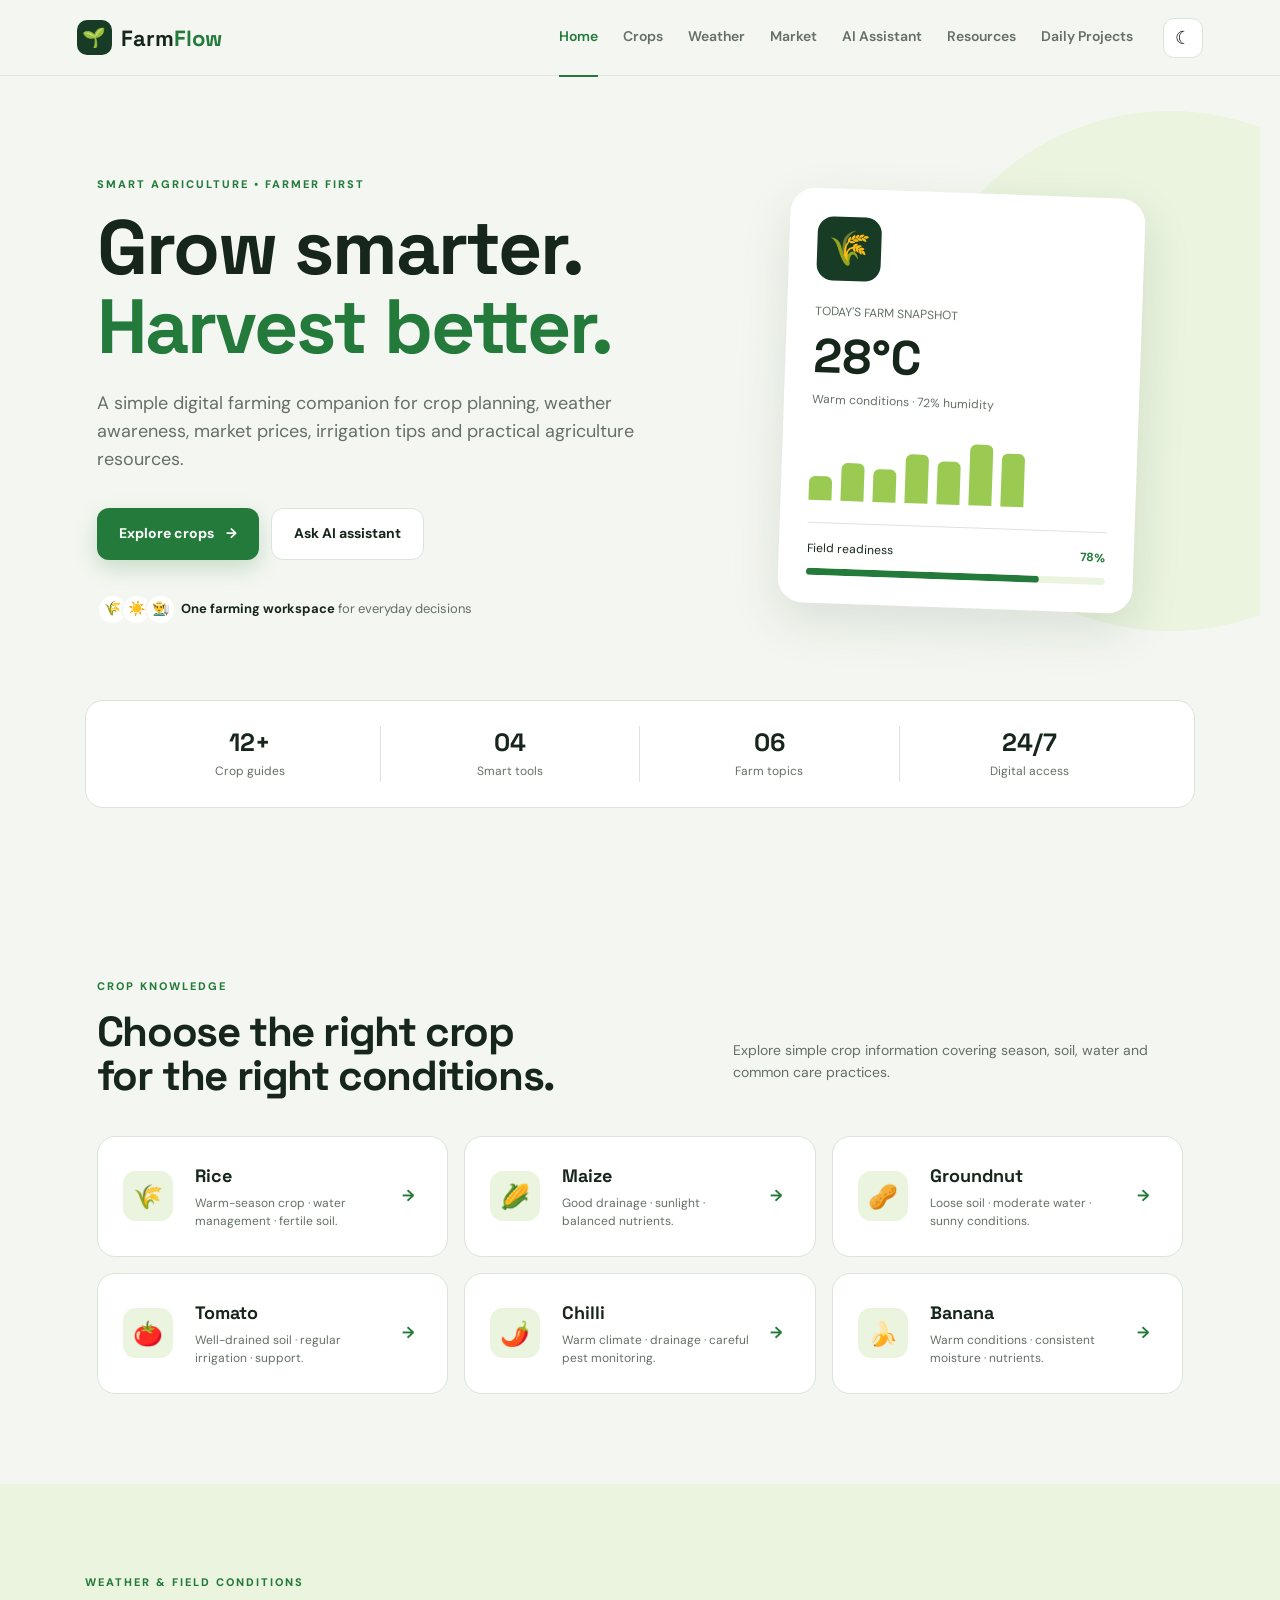
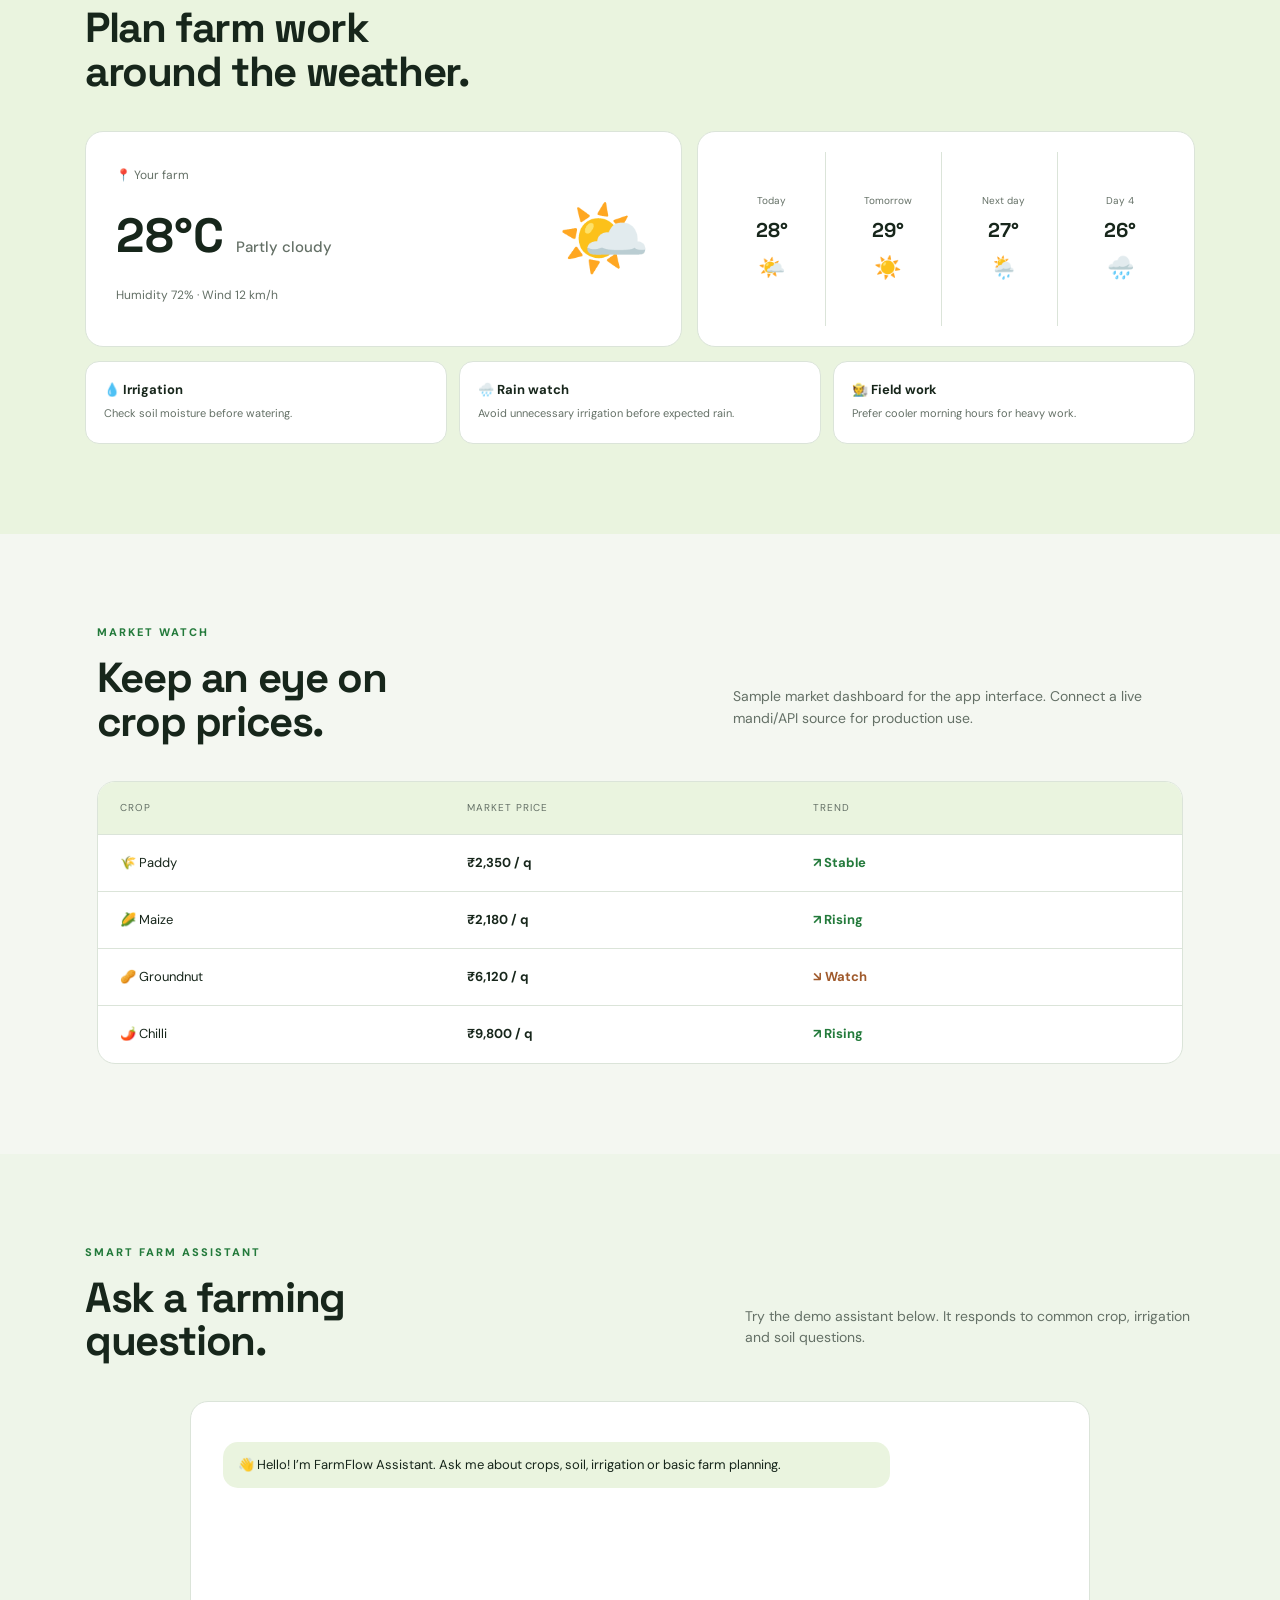
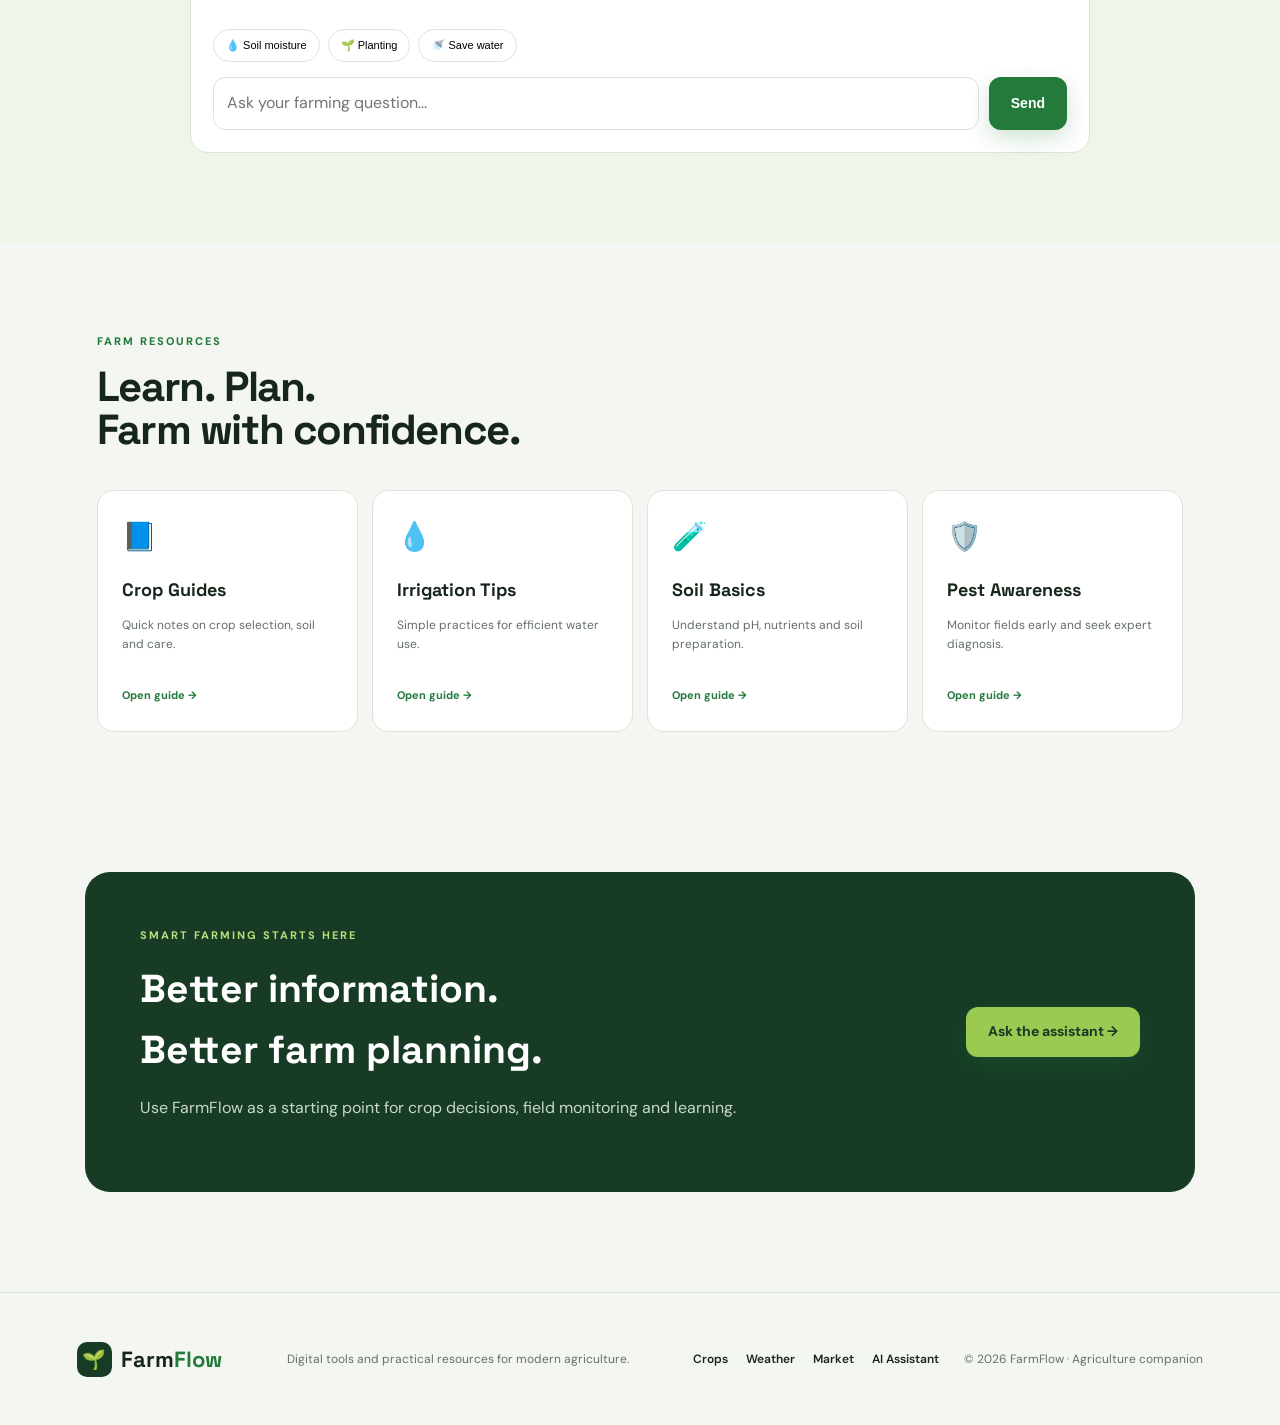
<file: index.html>
<!doctype html>
<html lang="en">
<head>
<meta charset="UTF-8"><meta name="viewport" content="width=device-width,initial-scale=1">
<meta name="description" content="FarmFlow — a modern agriculture companion for crop planning, weather, market prices and smart farming.">
<title>FarmFlow | Smart Agriculture</title>
<link rel="preconnect" href="https://fonts.googleapis.com"><link rel="preconnect" href="https://fonts.gstatic.com" crossorigin>
<link href="https://fonts.googleapis.com/css2?family=DM+Sans:wght@400;500;600;700&family=Space+Grotesk:wght@500;600;700&display=swap" rel="stylesheet">
<link rel="stylesheet" href="style.css">
</head>
<body>
<header class="nav"><a class="brand" href="#home"><span class="brand-mark">🌱</span><span>Farm<span>Flow</span></span></a><button class="menu" aria-label="Open menu">☰</button><nav><a class="active" href="#home">Home</a><a href="#crops">Crops</a><a href="#weather">Weather</a><a href="#market">Market</a><a href="#assistant">AI Assistant</a><a href="#resources">Resources</a><a href="/projects/">Daily Projects</a></nav><button id="theme" class="icon-btn" title="Toggle theme">☾</button></header>

<main id="home">
<section class="hero"><div class="hero-copy"><div class="eyebrow">SMART AGRICULTURE • FARMER FIRST</div><h1>Grow smarter.<br><em>Harvest better.</em></h1><p>A simple digital farming companion for crop planning, weather awareness, market prices, irrigation tips and practical agriculture resources.</p><div class="hero-actions"><a class="btn primary" href="#crops">Explore crops <span>→</span></a><a class="btn ghost" href="#assistant">Ask AI assistant</a></div><div class="trust"><div class="avatars"><span>🌾</span><span>☀️</span><span>👨‍🌾</span></div><span><strong>One farming workspace</strong> for everyday decisions</span></div></div>
<div class="hero-card"><div class="crop-icon">🌾</div><span>TODAY'S FARM SNAPSHOT</span><strong>28°C</strong><small>Warm conditions · 72% humidity</small><div class="mini-chart"><i></i><i></i><i></i><i></i><i></i><i></i><i></i></div><div class="progress"><span>Field readiness</span><b>78%</b><div><i></i></div></div></div></section>

<section class="stats"><div><strong>12+</strong><span>Crop guides</span></div><div><strong>04</strong><span>Smart tools</span></div><div><strong>06</strong><span>Farm topics</span></div><div><strong>24/7</strong><span>Digital access</span></div></section>

<section id="crops" class="section"><div class="section-head"><div><div class="eyebrow">CROP KNOWLEDGE</div><h2>Choose the right crop<br>for the right conditions.</h2></div><p>Explore simple crop information covering season, soil, water and common care practices.</p></div><div class="cards service-grid">
<article class="card service"><span>🌾</span><div><h3>Rice</h3><p>Warm-season crop · water management · fertile soil.</p></div><b>→</b></article>
<article class="card service"><span>🌽</span><div><h3>Maize</h3><p>Good drainage · sunlight · balanced nutrients.</p></div><b>→</b></article>
<article class="card service"><span>🥜</span><div><h3>Groundnut</h3><p>Loose soil · moderate water · sunny conditions.</p></div><b>→</b></article>
<article class="card service"><span>🍅</span><div><h3>Tomato</h3><p>Well-drained soil · regular irrigation · support.</p></div><b>→</b></article>
<article class="card service"><span>🌶️</span><div><h3>Chilli</h3><p>Warm climate · drainage · careful pest monitoring.</p></div><b>→</b></article>
<article class="card service"><span>🍌</span><div><h3>Banana</h3><p>Warm conditions · consistent moisture · nutrients.</p></div><b>→</b></article>
</div></section>

<section id="weather" class="section weather-section"><div class="section-head"><div><div class="eyebrow">WEATHER & FIELD CONDITIONS</div><h2>Plan farm work<br>around the weather.</h2></div></div><div class="weather-grid">
<div class="weather-main card"><div><span class="location">📍 Your farm</span><h3>28°C <small>Partly cloudy</small></h3><p>Humidity 72% · Wind 12 km/h</p></div><div class="weather-sun">🌤️</div></div>
<div class="forecast card"><div><span>Today</span><strong>28°</strong><b>🌤️</b></div><div><span>Tomorrow</span><strong>29°</strong><b>☀️</b></div><div><span>Next day</span><strong>27°</strong><b>🌦️</b></div><div><span>Day 4</span><strong>26°</strong><b>🌧️</b></div></div>
</div><div class="tips"><div><b>💧 Irrigation</b><span>Check soil moisture before watering.</span></div><div><b>🌧️ Rain watch</b><span>Avoid unnecessary irrigation before expected rain.</span></div><div><b>🧑‍🌾 Field work</b><span>Prefer cooler morning hours for heavy work.</span></div></div></section>

<section id="market" class="section"><div class="section-head"><div><div class="eyebrow">MARKET WATCH</div><h2>Keep an eye on<br>crop prices.</h2></div><p>Sample market dashboard for the app interface. Connect a live mandi/API source for production use.</p></div><div class="market card"><div class="market-row head"><span>Crop</span><span>Market price</span><span>Trend</span></div><div class="market-row"><span>🌾 Paddy</span><strong>₹2,350 / q</strong><b class="up">↗ Stable</b></div><div class="market-row"><span>🌽 Maize</span><strong>₹2,180 / q</strong><b class="up">↗ Rising</b></div><div class="market-row"><span>🥜 Groundnut</span><strong>₹6,120 / q</strong><b class="down">↘ Watch</b></div><div class="market-row"><span>🌶️ Chilli</span><strong>₹9,800 / q</strong><b class="up">↗ Rising</b></div></div></section>

<section id="assistant" class="section assistant-section"><div class="section-head"><div><div class="eyebrow">SMART FARM ASSISTANT</div><h2>Ask a farming<br>question.</h2></div><p>Try the demo assistant below. It responds to common crop, irrigation and soil questions.</p></div><div class="assistant card"><div class="chat" id="chat"><div class="message bot">👋 Hello! I’m FarmFlow Assistant. Ask me about crops, soil, irrigation or basic farm planning.</div></div><div class="quick"><button data-q="How often should I check soil moisture?">💧 Soil moisture</button><button data-q="What should I check before planting?">🌱 Planting</button><button data-q="How can I reduce water waste?">🚿 Save water</button></div><form id="chatForm"><input id="chatInput" placeholder="Ask your farming question..." autocomplete="off"><button class="btn primary">Send</button></form></div></section>

<section id="resources" class="section"><div class="section-head"><div><div class="eyebrow">FARM RESOURCES</div><h2>Learn. Plan.<br>Farm with confidence.</h2></div></div><div class="resource-grid">
<a class="resource" href="#resources"><span>📘</span><h3>Crop Guides</h3><p>Quick notes on crop selection, soil and care.</p><b>Open guide →</b></a>
<a class="resource" href="#resources"><span>💧</span><h3>Irrigation Tips</h3><p>Simple practices for efficient water use.</p><b>Open guide →</b></a>
<a class="resource" href="#resources"><span>🧪</span><h3>Soil Basics</h3><p>Understand pH, nutrients and soil preparation.</p><b>Open guide →</b></a>
<a class="resource" href="#resources"><span>🛡️</span><h3>Pest Awareness</h3><p>Monitor fields early and seek expert diagnosis.</p><b>Open guide →</b></a>
</div></section>

<section class="cta"><div><div class="eyebrow">SMART FARMING STARTS HERE</div><h2>Better information.<br>Better farm planning.</h2><p>Use FarmFlow as a starting point for crop decisions, field monitoring and learning.</p></div><a class="btn primary" href="#assistant">Ask the assistant →</a></section>
</main>
<footer><div class="brand"><span class="brand-mark">🌱</span><span>Farm<span>Flow</span></span></div><p>Digital tools and practical resources for modern agriculture.</p><div class="footer-links"><a href="#crops">Crops</a><a href="#weather">Weather</a><a href="#market">Market</a><a href="#assistant">AI Assistant</a></div><small>© 2026 FarmFlow · Agriculture companion</small></footer>
<script src="script.js"></script>
</body></html>
</file>
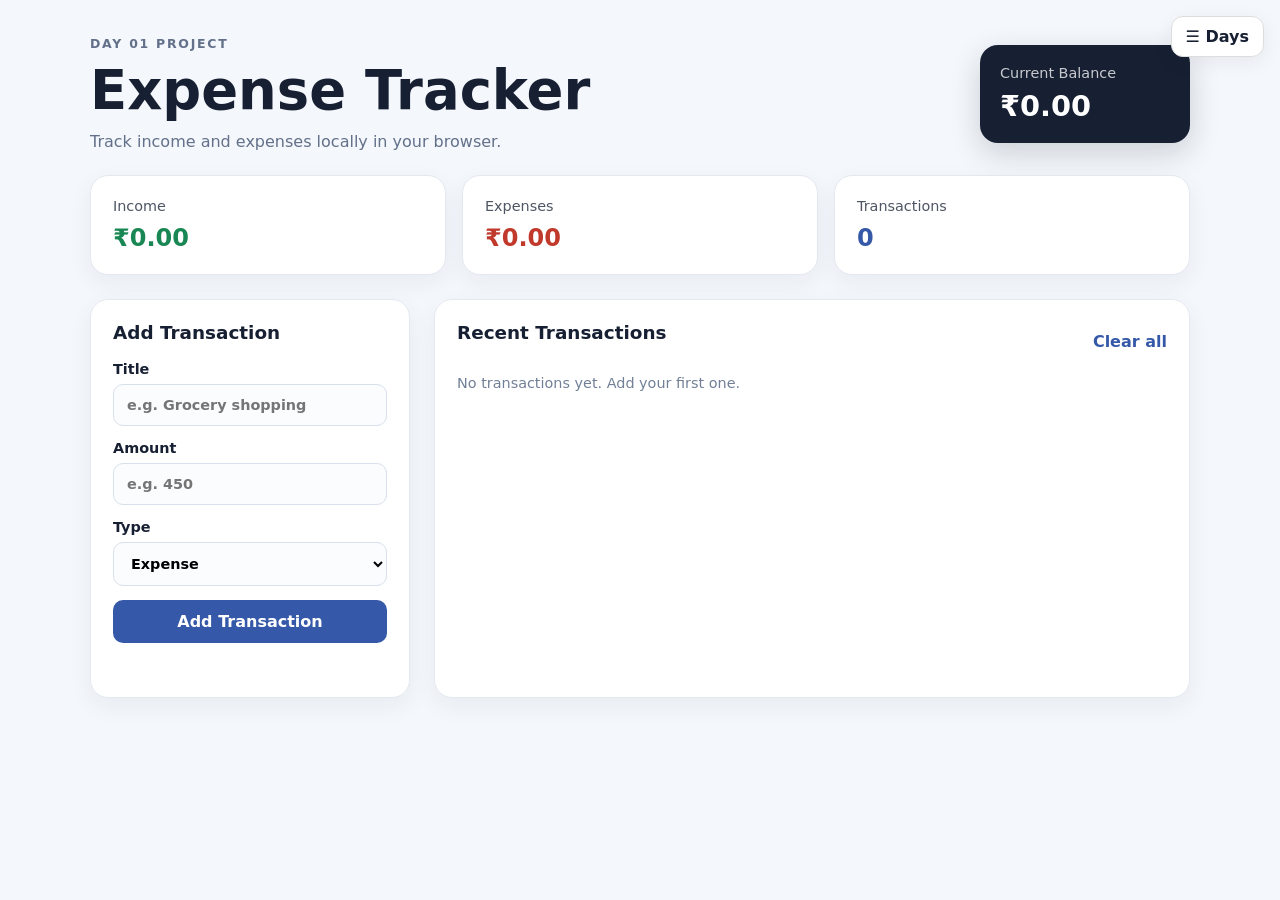
<file: day-01-expense-tracker/index.html>
<!DOCTYPE html>
<html lang="en">
<head>
<meta charset="UTF-8" />
<meta name="viewport" content="width=device-width, initial-scale=1.0" />
<title>Day 1 | Expense Tracker</title>
<link rel="stylesheet" href="styles.css" />
<style>
.day-menu{position:fixed;top:16px;right:16px;z-index:20}.day-menu summary{cursor:pointer;background:#fff;border:1px solid #ddd;border-radius:12px;padding:10px 14px;font-weight:700;box-shadow:0 5px 20px #0001;list-style:none}.day-menu summary::-webkit-details-marker{display:none}.day-links{margin-top:8px;background:#fff;border:1px solid #ddd;border-radius:14px;padding:7px;box-shadow:0 10px 30px #0002;min-width:210px}.day-links a{display:block;padding:10px 12px;border-radius:9px;text-decoration:none;color:#222}.day-links a:hover{background:#f1f6f2}
</style>
</head>
<body>
<details class="day-menu"><summary>☰ Days</summary><nav class="day-links">
<a href="../day-01-expense-tracker/">Day 1 — Expense Tracker</a>
<a href="../day-02-focus-timer/">Day 2 — Focus Timer</a>
<a href="../day-03-weather-dashboard/">Day 3 — Weather Dashboard</a>
<a href="../">FarmFlow</a>
</nav></details>
<main class="app-shell">
<section class="hero"><div><p class="eyebrow">Day 01 Project</p><h1>Expense Tracker</h1><p class="subtitle">Track income and expenses locally in your browser.</p></div><div class="balance-card"><span>Current Balance</span><strong id="balance">₹0.00</strong></div></section>
<section class="summary-grid"><article class="summary income"><span>Income</span><strong id="income">₹0.00</strong></article><article class="summary expense"><span>Expenses</span><strong id="expenses">₹0.00</strong></article><article class="summary count"><span>Transactions</span><strong id="count">0</strong></article></section>
<section class="content-grid">
<form id="transaction-form" class="panel"><h2>Add Transaction</h2><label>Title<input id="title" required maxlength="40" placeholder="e.g. Grocery shopping" /></label><label>Amount<input id="amount" required type="number" min="0.01" step="0.01" placeholder="e.g. 450" /></label><label>Type<select id="type"><option value="expense">Expense</option><option value="income">Income</option></select></label><button type="submit">Add Transaction</button><p id="message" class="message" aria-live="polite"></p></form>
<section class="panel"><div class="panel-heading"><h2>Recent Transactions</h2><button id="clear-all" class="ghost" type="button">Clear all</button></div><div id="transaction-list" class="transaction-list"></div><p id="empty-state" class="empty">No transactions yet. Add your first one.</p></section>
</section></main><script src="script.js"></script>
</body></html>
</file>
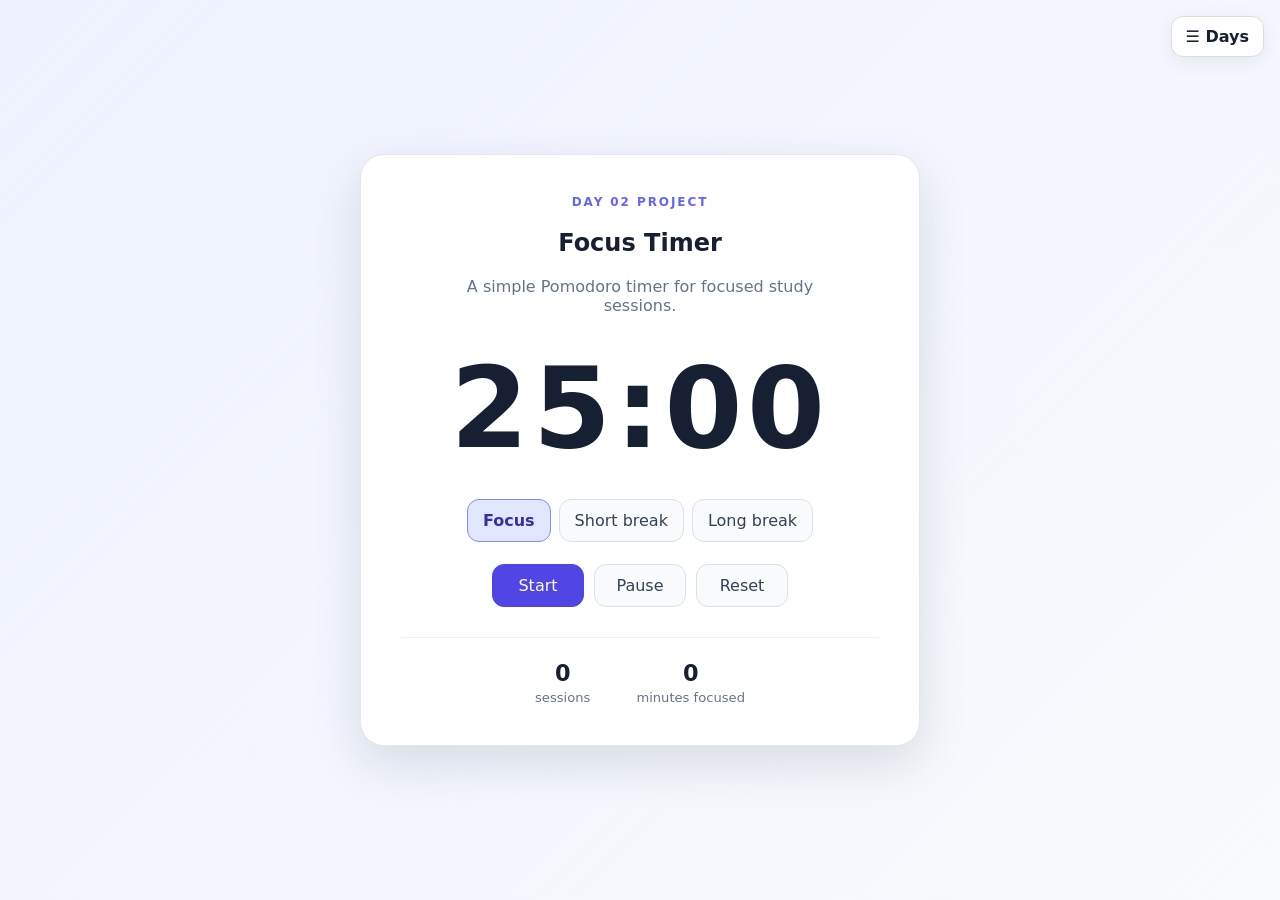
<file: day-02-focus-timer/index.html>
<!doctype html>
<html lang="en"><head><meta charset="UTF-8"><meta name="viewport" content="width=device-width,initial-scale=1.0"><title>Day 2 | Focus Timer</title><link rel="stylesheet" href="style.css"><style>
.day-menu{position:fixed;top:16px;right:16px;z-index:20}.day-menu summary{cursor:pointer;background:#fff;border:1px solid #ddd;border-radius:12px;padding:10px 14px;font-weight:700;list-style:none;box-shadow:0 5px 20px #0001}.day-menu summary::-webkit-details-marker{display:none}.day-links{margin-top:8px;background:#fff;border:1px solid #ddd;border-radius:14px;padding:7px;box-shadow:0 10px 30px #0002;min-width:210px}.day-links a{display:block;padding:10px 12px;border-radius:9px;text-decoration:none;color:#222}.day-links a:hover{background:#f1f6f2}
</style></head><body>
<details class="day-menu"><summary>☰ Days</summary><nav class="day-links"><a href="../day-01-expense-tracker/">Day 1 — Expense Tracker</a><a href="../day-02-focus-timer/">Day 2 — Focus Timer</a><a href="../day-03-weather-dashboard/">Day 3 — Weather Dashboard</a><a href="../">FarmFlow</a></nav></details>
<main class="app"><section class="card"><p class="eyebrow">DAY 02 PROJECT</p><h1>Focus Timer</h1><p class="subtitle">A simple Pomodoro timer for focused study sessions.</p><div class="timer" id="timer">25:00</div><div class="mode-row"><button class="mode active" data-minutes="25">Focus</button><button class="mode" data-minutes="5">Short break</button><button class="mode" data-minutes="15">Long break</button></div><div class="controls"><button class="primary" id="startBtn">Start</button><button id="pauseBtn">Pause</button><button id="resetBtn">Reset</button></div><div class="stats"><div><strong id="sessions">0</strong><span>sessions</span></div><div><strong id="minutesDone">0</strong><span>minutes focused</span></div></div></section></main><script src="script.js"></script></body></html>
</file>
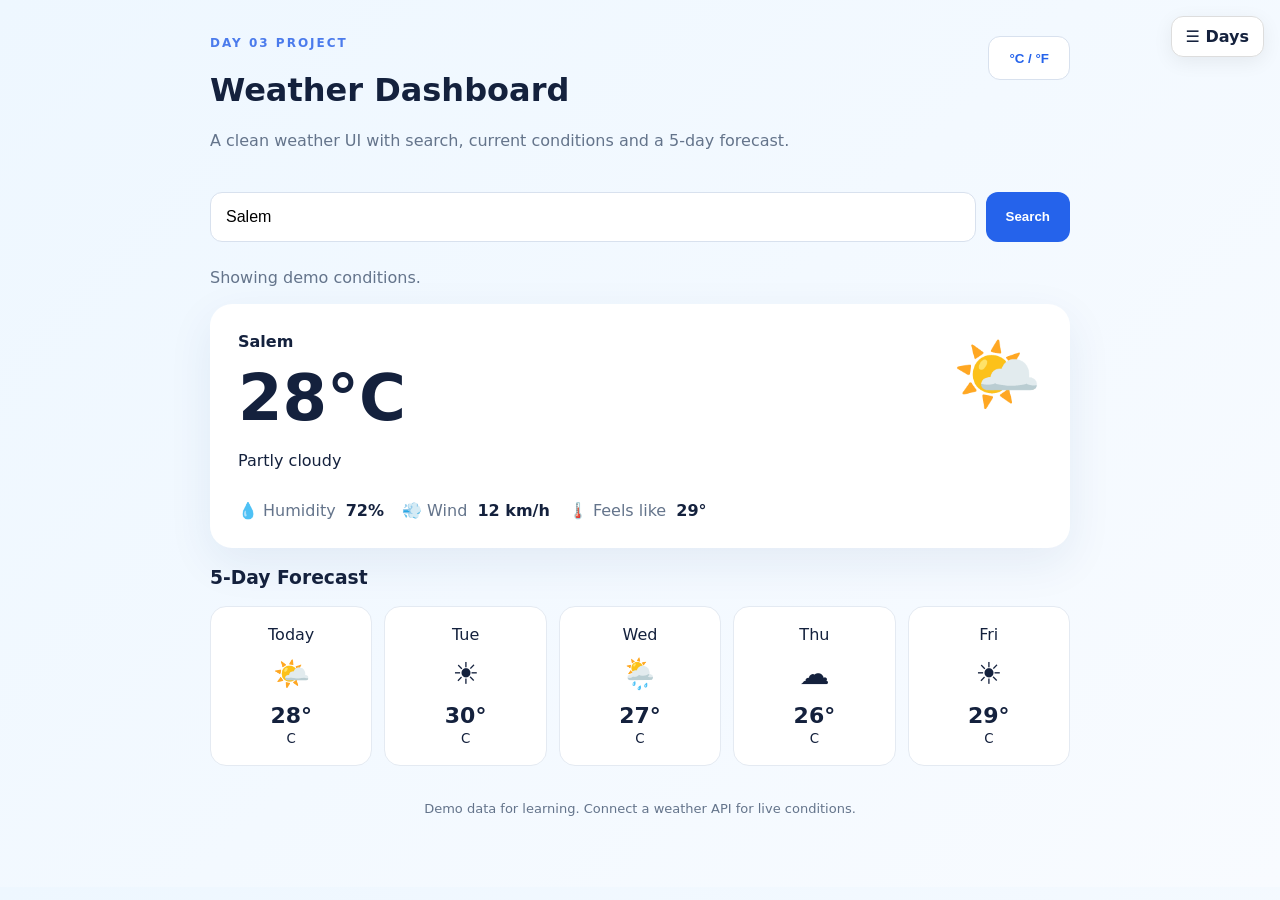
<file: day-03-weather-dashboard/index.html>
<!doctype html>
<html lang="en"><head><meta charset="UTF-8"><meta name="viewport" content="width=device-width,initial-scale=1"><title>Day 3 | Weather Dashboard</title><link rel="stylesheet" href="style.css"><style>
.day-menu{position:fixed;top:16px;right:16px;z-index:20}.day-menu summary{cursor:pointer;background:#fff;border:1px solid #ddd;border-radius:12px;padding:10px 14px;font-weight:700;list-style:none;box-shadow:0 5px 20px #0001}.day-menu summary::-webkit-details-marker{display:none}.day-links{margin-top:8px;background:#fff;border:1px solid #ddd;border-radius:14px;padding:7px;box-shadow:0 10px 30px #0002;min-width:210px}.day-links a{display:block;padding:10px 12px;border-radius:9px;text-decoration:none;color:#222}.day-links a:hover{background:#f1f6f2}
</style></head><body>
<details class="day-menu"><summary>☰ Days</summary><nav class="day-links"><a href="../day-01-expense-tracker/">Day 1 — Expense Tracker</a><a href="../day-02-focus-timer/">Day 2 — Focus Timer</a><a href="../day-03-weather-dashboard/">Day 3 — Weather Dashboard</a><a href="../">FarmFlow</a></nav></details>
<main class="app"><header><div><p class="eyebrow">DAY 03 PROJECT</p><h1>Weather Dashboard</h1><p class="sub">A clean weather UI with search, current conditions and a 5-day forecast.</p></div><button id="unitBtn" class="ghost">°C / °F</button></header><section class="search"><input id="cityInput" placeholder="Enter a city..." value="Salem"><button id="searchBtn">Search</button></section><p id="status" class="status"></p><section class="current card"><div><span id="city">Salem</span><h2><span id="temp">28</span>°<span id="unit">C</span></h2><p id="condition">Partly cloudy</p></div><div class="sun">☀️</div><div class="details"><span>💧 Humidity <b id="humidity">72%</b></span><span>💨 Wind <b id="wind">12 km/h</b></span><span>🌡️ Feels like <b id="feels">29°</b></span></div></section><section><h3>5-Day Forecast</h3><div id="forecast" class="forecast"></div></section><footer>Demo data for learning. Connect a weather API for live conditions.</footer></main><script src="script.js"></script></body></html>
</file>
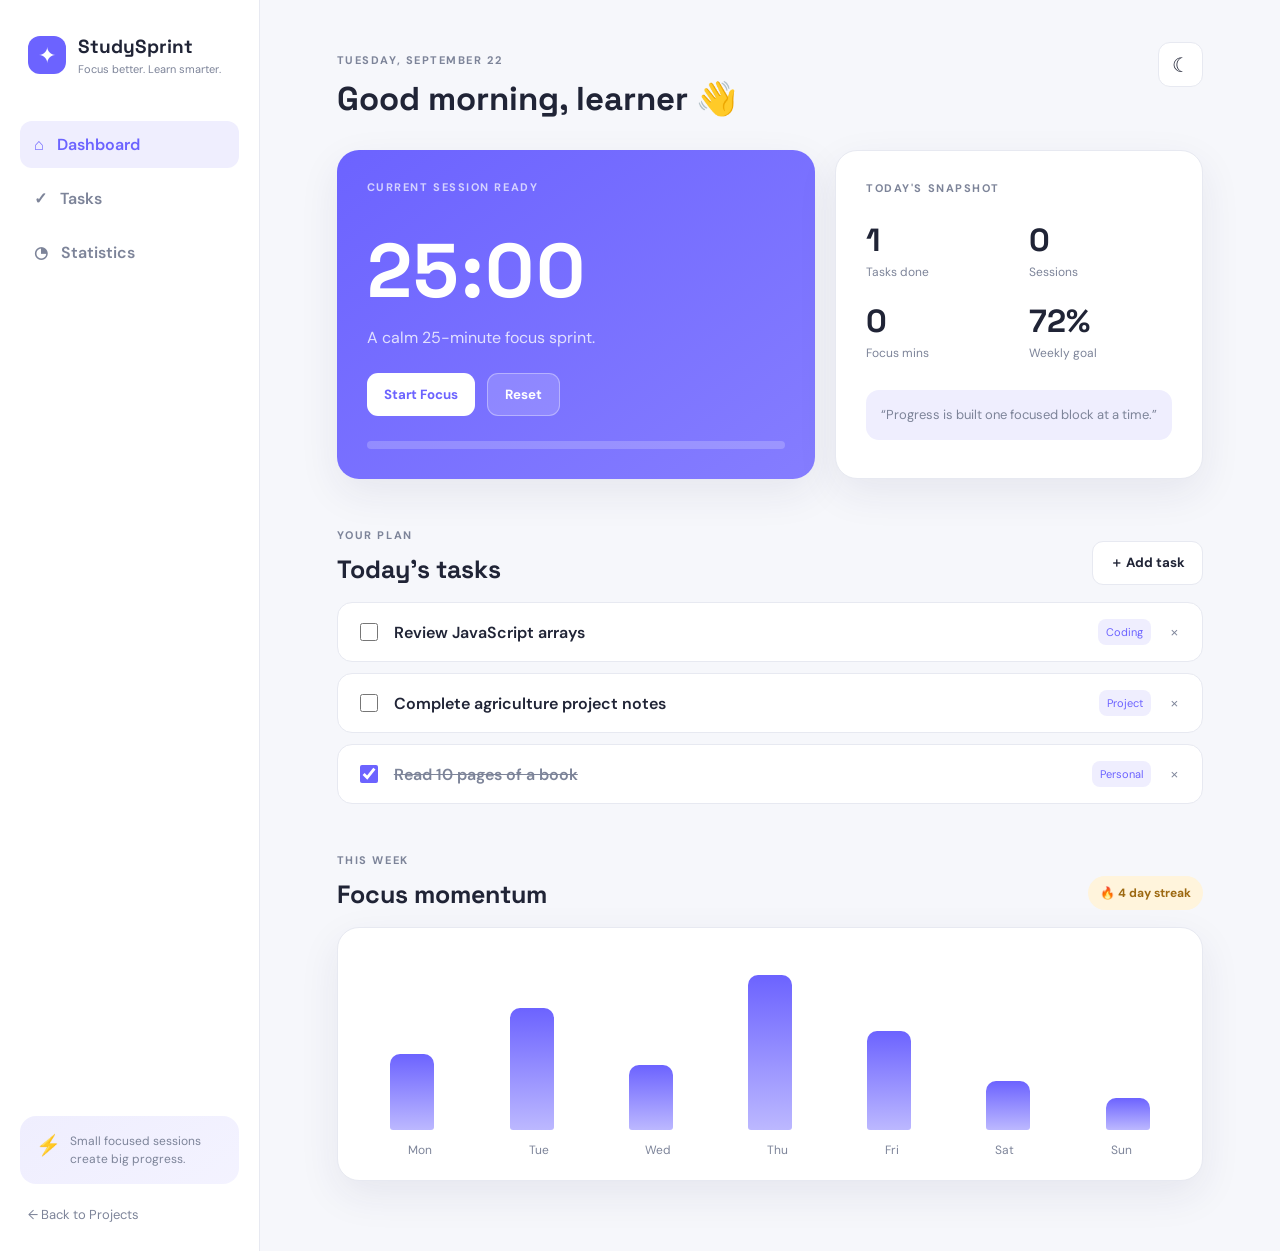
<file: day-04-studysprint/index.html>
<!doctype html>
<html lang="en">
<head>
  <meta charset="UTF-8" />
  <meta name="viewport" content="width=device-width, initial-scale=1.0" />
  <title>StudySprint — Focus Dashboard</title>
  <link rel="stylesheet" href="style.css" />
</head>
<body>
  <div class="app-shell">
    <aside class="sidebar">
      <div class="brand"><span class="brand-mark">✦</span><div><strong>StudySprint</strong><small>Focus better. Learn smarter.</small></div></div>
      <nav>
        <a class="nav-item active" href="#dashboard">⌂ <span>Dashboard</span></a>
        <a class="nav-item" href="#tasks">✓ <span>Tasks</span></a>
        <a class="nav-item" href="#stats">◔ <span>Statistics</span></a>
      </nav>
      <div class="sidebar-tip"><span>⚡</span><p>Small focused sessions create big progress.</p></div>
      <a class="back-link" href="../projects/">← Back to Projects</a>
    </aside>

    <main class="content">
      <header class="topbar"><div><p class="eyebrow">TUESDAY, SEPTEMBER 22</p><h1>Good morning, learner 👋</h1></div><button id="themeToggle" class="icon-btn" aria-label="Toggle theme">☾</button></header>

      <section id="dashboard" class="hero-grid">
        <div class="focus-card card">
          <div class="section-label">CURRENT SESSION <span id="sessionStatus">READY</span></div>
          <h2 id="timer">25:00</h2>
          <p id="timerMessage">A calm 25-minute focus sprint.</p>
          <div class="timer-actions"><button id="startBtn" class="primary-btn">Start Focus</button><button id="resetBtn" class="secondary-btn">Reset</button></div>
          <div class="progress-track"><span id="timerProgress"></span></div>
        </div>
        <div class="stats-card card"><div class="section-label">TODAY'S SNAPSHOT</div><div class="snapshot-grid"><div><strong id="completedCount">0</strong><span>Tasks done</span></div><div><strong id="sessionCount">0</strong><span>Sessions</span></div><div><strong id="focusMinutes">0</strong><span>Focus mins</span></div><div><strong>72%</strong><span>Weekly goal</span></div></div><div class="quote">“Progress is built one focused block at a time.”</div></div>
      </section>

      <section id="tasks" class="section-block"><div class="section-heading"><div><p class="eyebrow">YOUR PLAN</p><h2>Today's tasks</h2></div><button id="addTaskBtn" class="outline-btn">＋ Add task</button></div><div id="taskList" class="task-list"></div></section>

      <section id="stats" class="section-block"><div class="section-heading"><div><p class="eyebrow">THIS WEEK</p><h2>Focus momentum</h2></div><span class="streak-pill">🔥 4 day streak</span></div><div class="chart-card card"><div class="chart-bars" id="chartBars"></div><div class="chart-labels"><span>Mon</span><span>Tue</span><span>Wed</span><span>Thu</span><span>Fri</span><span>Sat</span><span>Sun</span></div></div></section>
    </main>
  </div>
  <script src="script.js"></script>
</body>
</html>
</file>
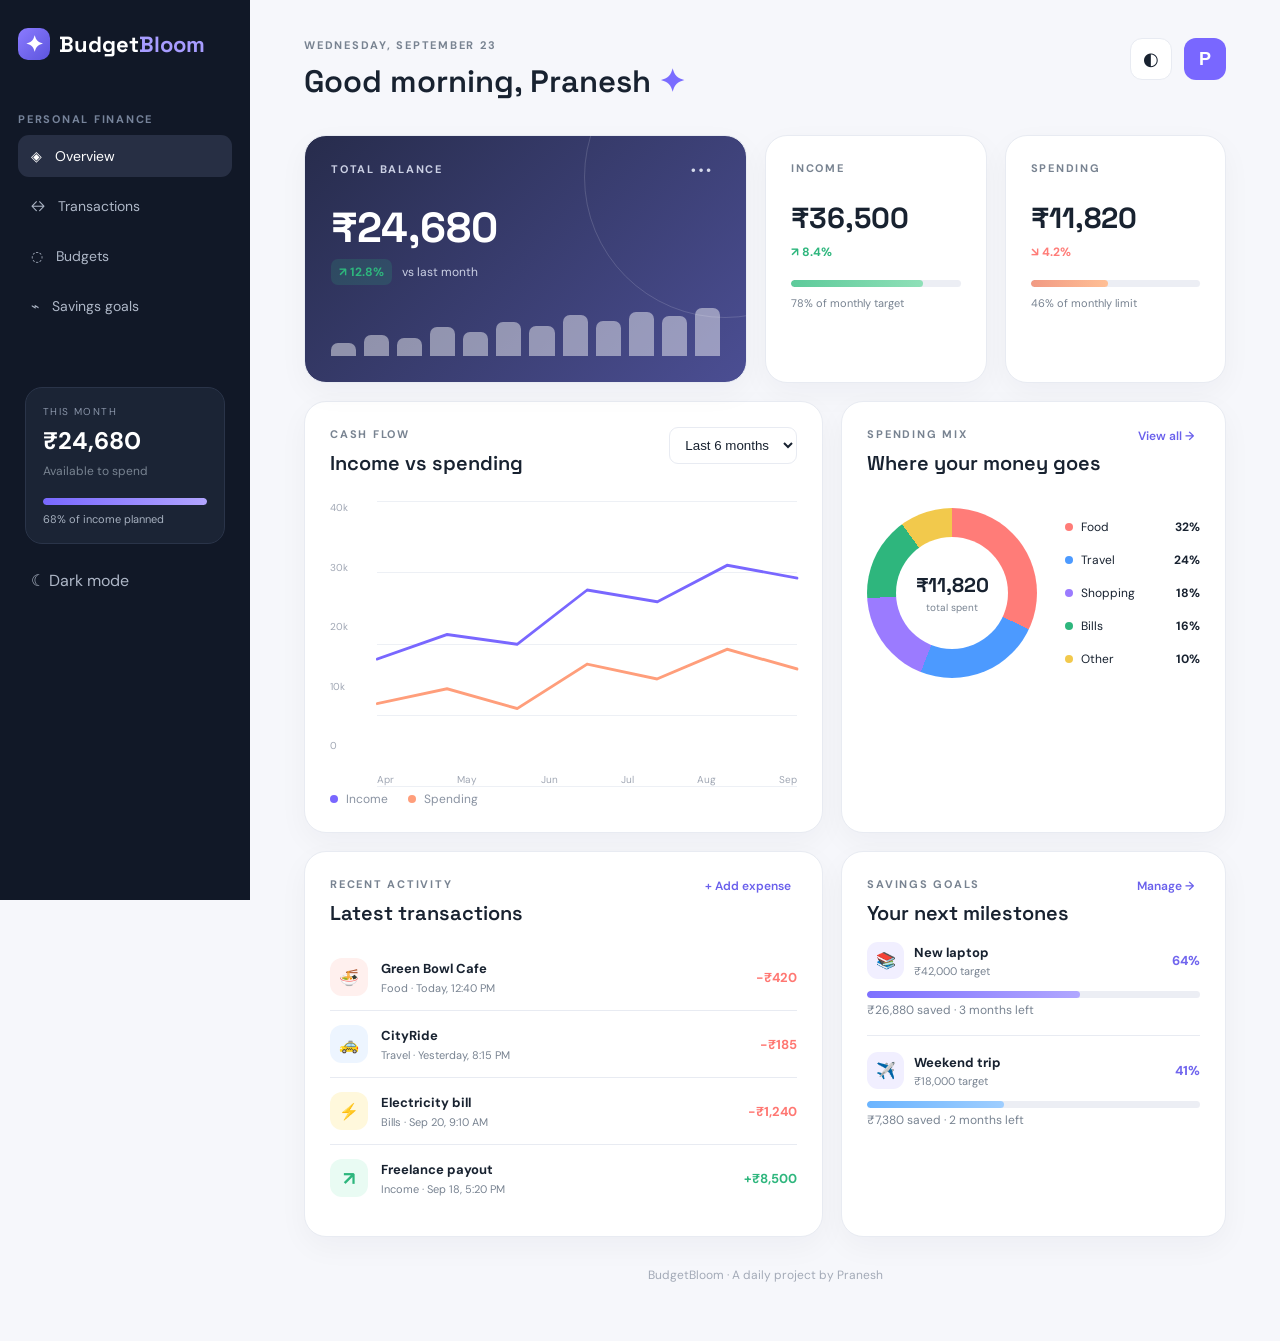
<file: day-05-budgetbloom/index.html>
<!doctype html>
<html lang="en">
<head>
  <meta charset="UTF-8" />
  <meta name="viewport" content="width=device-width, initial-scale=1.0" />
  <meta name="description" content="BudgetBloom is a polished personal finance dashboard for tracking spending, budgets, and savings goals." />
  <title>BudgetBloom — Personal Finance Dashboard</title>
  <link rel="preconnect" href="https://fonts.googleapis.com">
  <link rel="preconnect" href="https://fonts.gstatic.com" crossorigin>
  <link href="https://fonts.googleapis.com/css2?family=DM+Sans:wght@400;500;600;700&family=Space+Grotesk:wght@500;600;700&display=swap" rel="stylesheet">
  <link rel="stylesheet" href="styles.css" />
</head>
<body>
  <div class="shell">
    <aside class="sidebar" id="sidebar">
      <div class="brand"><span class="brand-mark">✦</span><span>Budget<span>Bloom</span></span></div>
      <p class="eyebrow">PERSONAL FINANCE</p>
      <nav class="nav">
        <a class="active" href="#overview">◈ <span>Overview</span></a>
        <a href="#transactions">↔ <span>Transactions</span></a>
        <a href="#budgets">◌ <span>Budgets</span></a>
        <a href="#goals">⌁ <span>Savings goals</span></a>
      </nav>
      <div class="side-card">
        <span class="mini-label">THIS MONTH</span>
        <strong id="sideBalance">₹24,680</strong>
        <span class="muted">Available to spend</span>
        <div class="progress"><i id="sideProgress"></i></div>
        <small id="sideProgressText">68% of income planned</small>
      </div>
      <button class="theme-toggle" id="themeToggle">☾ <span>Dark mode</span></button>
    </aside>

    <main class="main">
      <header class="topbar">
        <div class="mobile-left"><button class="icon-btn" id="menuBtn">☰</button><span class="mobile-brand">BudgetBloom</span></div>
        <div><p class="eyebrow">WEDNESDAY, SEPTEMBER 23</p><h1>Good morning, Pranesh <span>✦</span></h1></div>
        <div class="top-actions"><button class="icon-btn" id="themeTop">◐</button><button class="avatar">P</button></div>
      </header>

      <section class="hero-grid" id="overview">
        <article class="balance-card glass">
          <div class="card-head"><span class="eyebrow">TOTAL BALANCE</span><button class="dots">•••</button></div>
          <div class="balance">₹<span id="balanceValue">24,680</span></div>
          <div class="balance-meta"><span class="trend up">↗ 12.8%</span><span>vs last month</span></div>
          <div class="sparkline" aria-hidden="true"><i></i><i></i><i></i><i></i><i></i><i></i><i></i><i></i><i></i><i></i><i></i><i></i></div>
        </article>
        <article class="metric-card"><span class="eyebrow">INCOME</span><strong>₹36,500</strong><span class="trend up">↗ 8.4%</span><div class="metric-bar"><i style="width:78%"></i></div><small>78% of monthly target</small></article>
        <article class="metric-card"><span class="eyebrow">SPENDING</span><strong>₹11,820</strong><span class="trend down">↘ 4.2%</span><div class="metric-bar warm"><i style="width:46%"></i></div><small>46% of monthly limit</small></article>
      </section>

      <section class="content-grid">
        <article class="panel chart-panel"><div class="panel-head"><div><p class="eyebrow">CASH FLOW</p><h2>Income vs spending</h2></div><select id="rangeSelect"><option>Last 6 months</option><option>Last 30 days</option><option>This year</option></select></div><div class="chart-wrap"><div class="y-labels"><span>40k</span><span>30k</span><span>20k</span><span>10k</span><span>0</span></div><div class="chart" id="flowChart"><div class="grid-line" style="top:0%"></div><div class="grid-line" style="top:25%"></div><div class="grid-line" style="top:50%"></div><div class="grid-line" style="top:75%"></div><div class="grid-line" style="top:100%"></div><svg viewBox="0 0 600 260" preserveAspectRatio="none" role="img" aria-label="Income and spending chart"><polyline class="income-line" points="0,160 100,135 200,145 300,90 400,102 500,65 600,78"/><polyline class="spend-line" points="0,205 100,190 200,210 300,165 400,180 500,150 600,170"/></svg><div class="chart-dots income-dots"></div><div class="chart-dots spend-dots"></div><div class="x-labels"><span>Apr</span><span>May</span><span>Jun</span><span>Jul</span><span>Aug</span><span>Sep</span></div></div></div><div class="legend"><span><i class="dot income"></i> Income</span><span><i class="dot spend"></i> Spending</span></div></article>

        <article class="panel categories" id="budgets"><div class="panel-head"><div><p class="eyebrow">SPENDING MIX</p><h2>Where your money goes</h2></div><button class="link-btn">View all →</button></div><div class="donut-row"><div class="donut" id="donut"><div><strong>₹11,820</strong><small>total spent</small></div></div><div class="category-list"><div><span><i class="cat-dot coral"></i>Food</span><strong>32%</strong></div><div><span><i class="cat-dot blue"></i>Travel</span><strong>24%</strong></div><div><span><i class="cat-dot violet"></i>Shopping</span><strong>18%</strong></div><div><span><i class="cat-dot mint"></i>Bills</span><strong>16%</strong></div><div><span><i class="cat-dot yellow"></i>Other</span><strong>10%</strong></div></div></div></article>
      </section>

      <section class="bottom-grid">
        <article class="panel transactions" id="transactions"><div class="panel-head"><div><p class="eyebrow">RECENT ACTIVITY</p><h2>Latest transactions</h2></div><button class="link-btn" id="addBtn">+ Add expense</button></div><div class="transaction-list" id="transactionList"><div class="transaction"><span class="txn-icon food">🍜</span><div><strong>Green Bowl Cafe</strong><small>Food · Today, 12:40 PM</small></div><b class="negative">−₹420</b></div><div class="transaction"><span class="txn-icon travel">🚕</span><div><strong>CityRide</strong><small>Travel · Yesterday, 8:15 PM</small></div><b class="negative">−₹185</b></div><div class="transaction"><span class="txn-icon bill">⚡</span><div><strong>Electricity bill</strong><small>Bills · Sep 20, 9:10 AM</small></div><b class="negative">−₹1,240</b></div><div class="transaction"><span class="txn-icon income">↗</span><div><strong>Freelance payout</strong><small>Income · Sep 18, 5:20 PM</small></div><b class="positive">+₹8,500</b></div></div></article>

        <article class="panel goals" id="goals"><div class="panel-head"><div><p class="eyebrow">SAVINGS GOALS</p><h2>Your next milestones</h2></div><button class="link-btn">Manage →</button></div><div class="goal"><div class="goal-top"><span class="goal-icon">📚</span><div><strong>New laptop</strong><small>₹42,000 target</small></div><b>64%</b></div><div class="goal-bar"><i style="width:64%"></i></div><small class="muted">₹26,880 saved · 3 months left</small></div><div class="goal"><div class="goal-top"><span class="goal-icon">✈️</span><div><strong>Weekend trip</strong><small>₹18,000 target</small></div><b>41%</b></div><div class="goal-bar blue-bar"><i style="width:41%"></i></div><small class="muted">₹7,380 saved · 2 months left</small></div></article>
      </section>

      <footer>BudgetBloom · A daily project by Pranesh</footer>
    </main>
  </div>
  <div class="modal" id="modal"><div class="modal-card"><button class="close" id="closeModal">×</button><p class="eyebrow">NEW TRANSACTION</p><h2>Add an expense</h2><form id="expenseForm"><label>Description<input id="expenseName" required placeholder="e.g. Coffee with friends" /></label><label>Amount<input id="expenseAmount" required type="number" min="1" placeholder="₹ 0" /></label><label>Category<select id="expenseCategory"><option>Food</option><option>Travel</option><option>Shopping</option><option>Bills</option><option>Other</option></select></label><button class="primary-btn" type="submit">Save expense</button></form></div></div>
  <script src="script.js"></script>
</body>
</html>
</file>
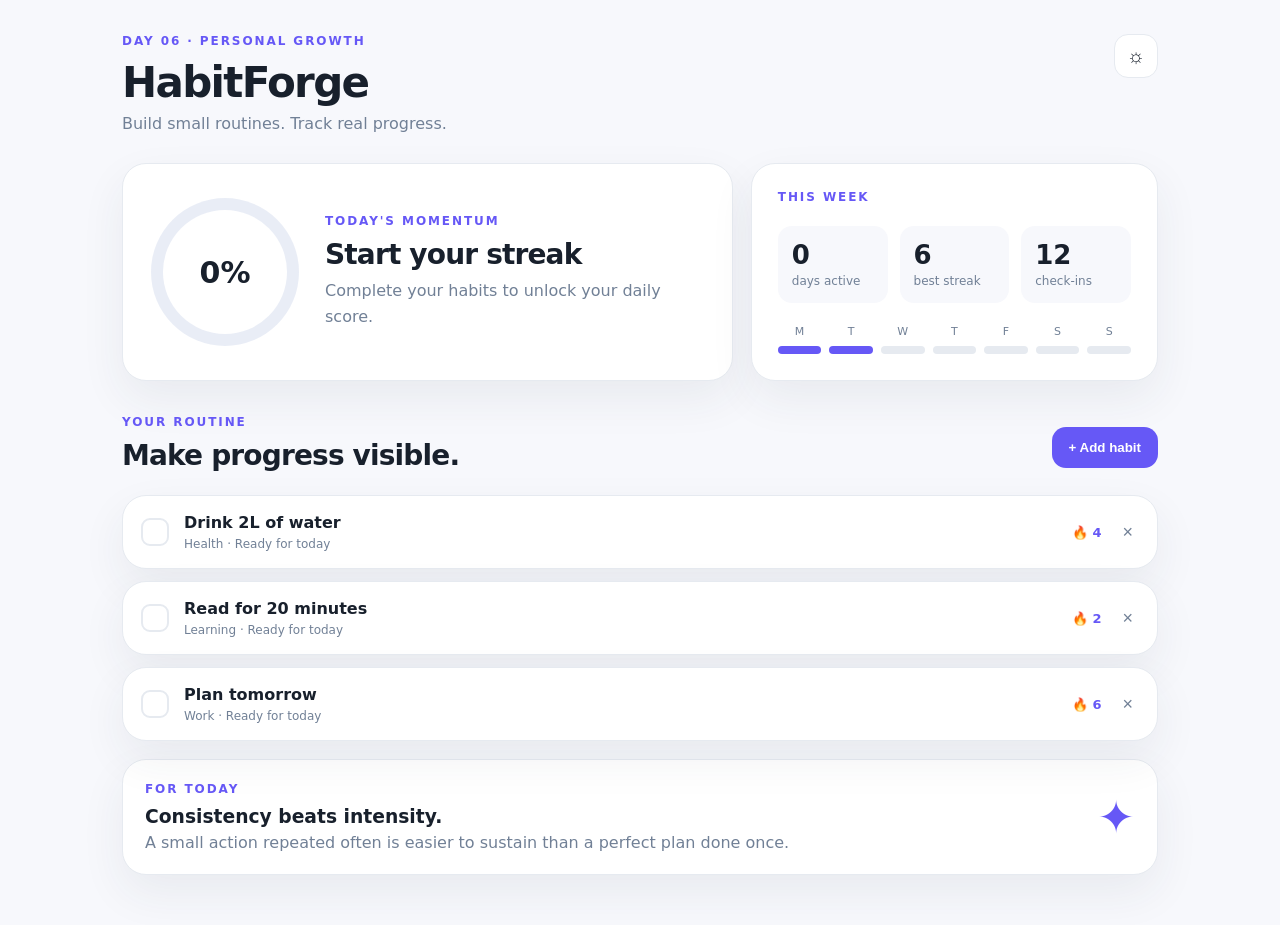
<file: day-06-habitforge/index.html>
<!doctype html><html lang="en"><head><meta charset="utf-8"><meta name="viewport" content="width=device-width,initial-scale=1"><title>HabitForge | Day 6</title><link rel="stylesheet" href="styles.css"></head><body><header class="top"><div><p class="eyebrow">DAY 06 · PERSONAL GROWTH</p><h1>HabitForge</h1><p class="sub">Build small routines. Track real progress.</p></div><button id="themeBtn" class="icon-btn" aria-label="Toggle theme">☼</button></header><main><section class="hero-grid"><div class="card spotlight"><div class="ring" id="ring"><span id="score">0%</span></div><div><p class="label">TODAY'S MOMENTUM</p><h2 id="momentum">Start your streak</h2><p id="summary">Complete your habits to unlock your daily score.</p></div></div><div class="card quick"><p class="label">THIS WEEK</p><div class="stats"><div><b id="daysDone">0</b><span>days active</span></div><div><b id="bestStreak">0</b><span>best streak</span></div><div><b id="totalDone">0</b><span>check-ins</span></div></div><div class="week" id="week"></div></div></section><section class="section-head"><div><p class="eyebrow">YOUR ROUTINE</p><h2>Make progress visible.</h2></div><button id="addBtn" class="primary">+ Add habit</button></section><section id="habitList" class="habit-list"></section><section class="card insight"><div><p class="label">FOR TODAY</p><h3 id="insightTitle">Consistency beats intensity.</h3><p id="insightText">A small action repeated often is easier to sustain than a perfect plan done once.</p></div><span class="spark">✦</span></section></main><dialog id="habitDialog"><form method="dialog" id="habitForm"><button class="close" value="cancel">×</button><p class="eyebrow">NEW HABIT</p><h2>Add a habit</h2><label>Habit name<input id="habitName" required placeholder="e.g. Read 10 pages"></label><label>Category<select id="habitCategory"><option>Health</option><option>Learning</option><option>Mindfulness</option><option>Work</option></select></label><menu><button value="cancel" class="secondary">Cancel</button><button value="default" class="primary">Save habit</button></menu></form></dialog><script src="script.js"></script></body></html>
</file>
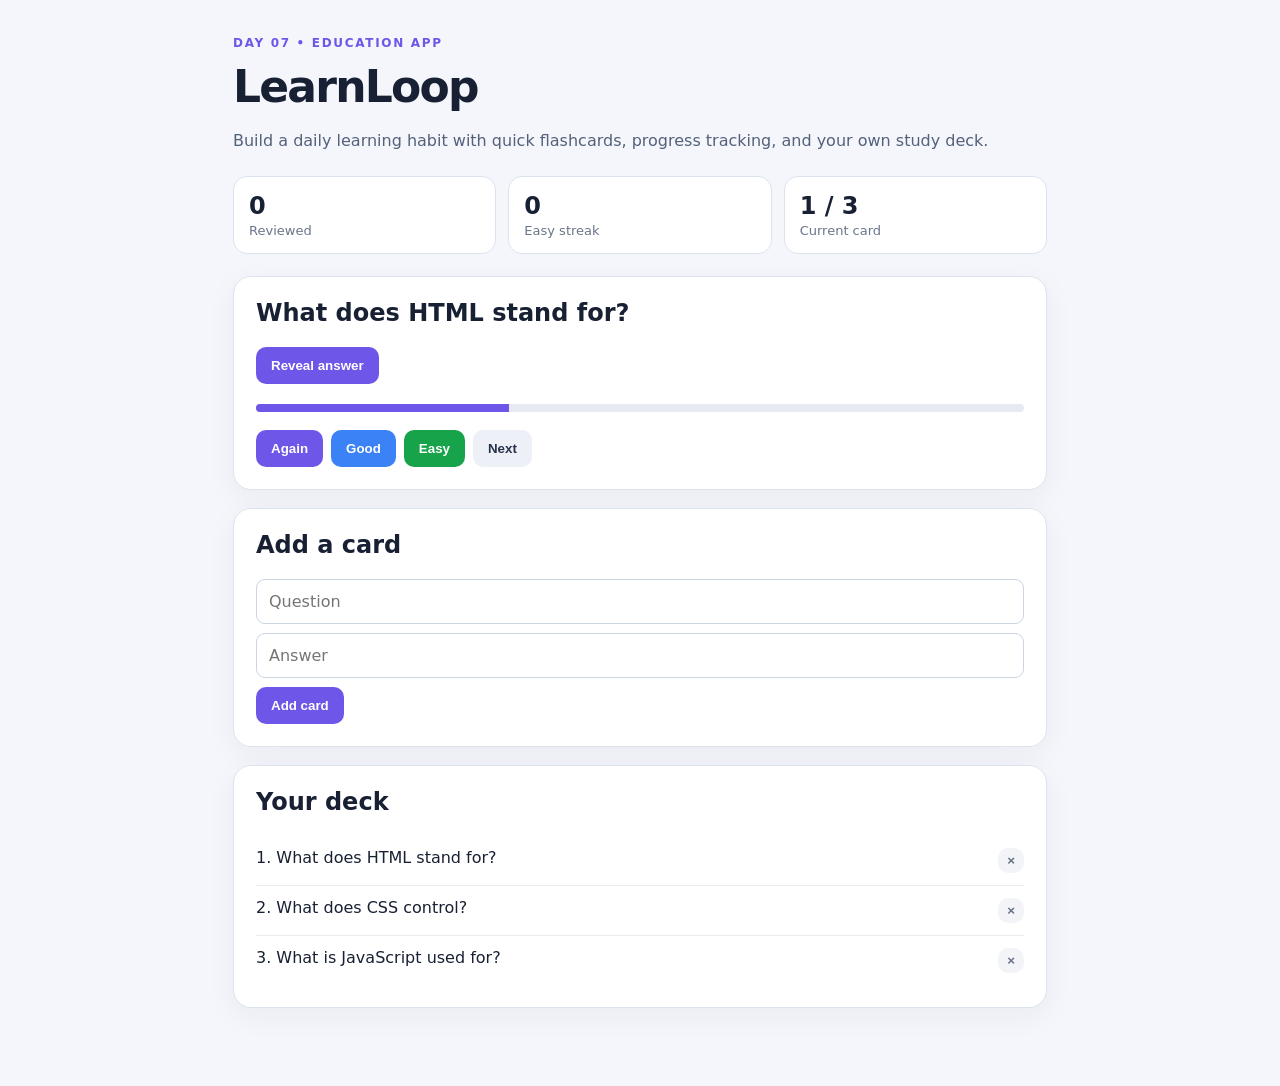
<file: day-07-learnloop/index.html>
<!doctype html><html lang="en"><head><meta charset="UTF-8"><meta name="viewport" content="width=device-width,initial-scale=1"><title>LearnLoop</title><link rel="stylesheet" href="styles.css"></head><body><main class="wrap"><p class="eyebrow">DAY 07 • EDUCATION APP</p><h1>LearnLoop</h1><p>Build a daily learning habit with quick flashcards, progress tracking, and your own study deck.</p><div class="stats"><div><strong id="reviewed">0</strong><span>Reviewed</span></div><div><strong id="streak">0</strong><span>Easy streak</span></div><div><strong id="position">1 / 3</strong><span>Current card</span></div></div><section class="panel"><h2 id="question">What does HTML stand for?</h2><button id="show">Reveal answer</button><p id="answer"></p><div class="progress"><span id="progress"></span></div><div class="actions"><button data-next="Again">Again</button><button data-next="Good">Good</button><button data-next="Easy">Easy</button><button id="next" class="secondary">Next</button></div></section><form id="form" class="panel"><h2>Add a card</h2><input id="q" placeholder="Question" required><input id="a" placeholder="Answer" required><button type="submit">Add card</button></form><section class="panel"><h2>Your deck</h2><div id="list"></div></section></main><script src="script.js"></script></body></html>
</file>
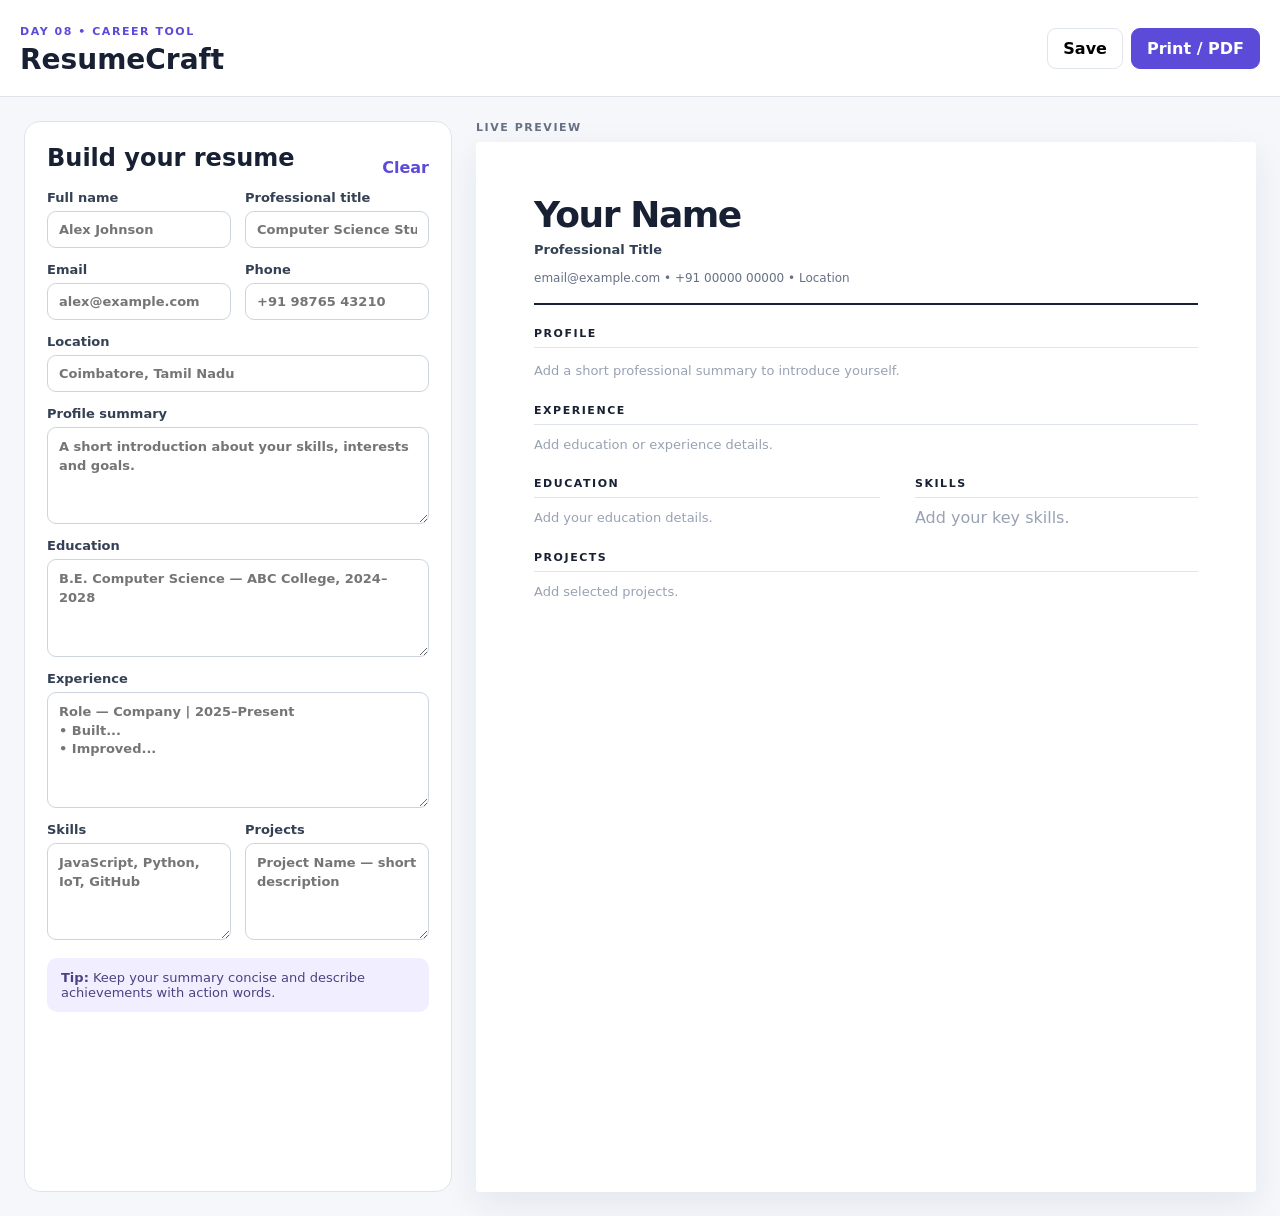
<file: day-08-resumecraft/index.html>
<!doctype html>
<html lang="en">
<head>
<meta charset="utf-8"><meta name="viewport" content="width=device-width,initial-scale=1">
<title>ResumeCraft — Day 8</title><link rel="stylesheet" href="styles.css">
</head>
<body>
<header class="top"><div><span class="eyebrow">DAY 08 • CAREER TOOL</span><h1>ResumeCraft</h1></div><div class="top-actions"><button id="saveBtn">Save</button><button id="printBtn" class="primary">Print / PDF</button></div></header>
<main class="app">
<section class="editor">
<div class="section-head"><h2>Build your resume</h2><button id="clearBtn" class="text-btn">Clear</button></div>
<div class="grid">
<label>Full name<input id="name" placeholder="Alex Johnson"></label>
<label>Professional title<input id="role" placeholder="Computer Science Student"></label>
<label>Email<input id="email" placeholder="alex@example.com"></label>
<label>Phone<input id="phone" placeholder="+91 98765 43210"></label>
<label class="wide">Location<input id="location" placeholder="Coimbatore, Tamil Nadu"></label>
<label class="wide">Profile summary<textarea id="summary" rows="4" placeholder="A short introduction about your skills, interests and goals."></textarea></label>
<label class="wide">Education<textarea id="education" rows="4" placeholder="B.E. Computer Science — ABC College, 2024–2028"></textarea></label>
<label class="wide">Experience<textarea id="experience" rows="5" placeholder="Role — Company | 2025–Present&#10;• Built...&#10;• Improved..."></textarea></label>
<label>Skills<textarea id="skills" rows="4" placeholder="JavaScript, Python, IoT, GitHub"></textarea></label>
<label>Projects<textarea id="projects" rows="4" placeholder="Project Name — short description"></textarea></label>
</div>
<div class="tips"><strong>Tip:</strong> Keep your summary concise and describe achievements with action words.</div>
</section>
<section class="preview-wrap"><div class="preview-label">LIVE PREVIEW</div><article id="resume" class="resume">
<header class="resume-head"><h2 id="pName">Your Name</h2><p id="pRole">Professional Title</p><div id="pContact">email@example.com • +91 00000 00000 • Location</div></header>
<div id="pSummarySec"><h3>Profile</h3><p id="pSummary">Add a short professional summary to introduce yourself.</p></div>
<div id="pExperienceSec"><h3>Experience</h3><div id="pExperience"></div></div>
<div class="two-col">
<div id="pEducationSec"><h3>Education</h3><div id="pEducation"></div></div>
<div id="pSkillsSec"><h3>Skills</h3><div id="pSkills"></div></div>
</div>
<div id="pProjectsSec"><h3>Projects</h3><div id="pProjects"></div></div>
</article></section>
</main>
<script src="script.js"></script>
</body></html>
</file>
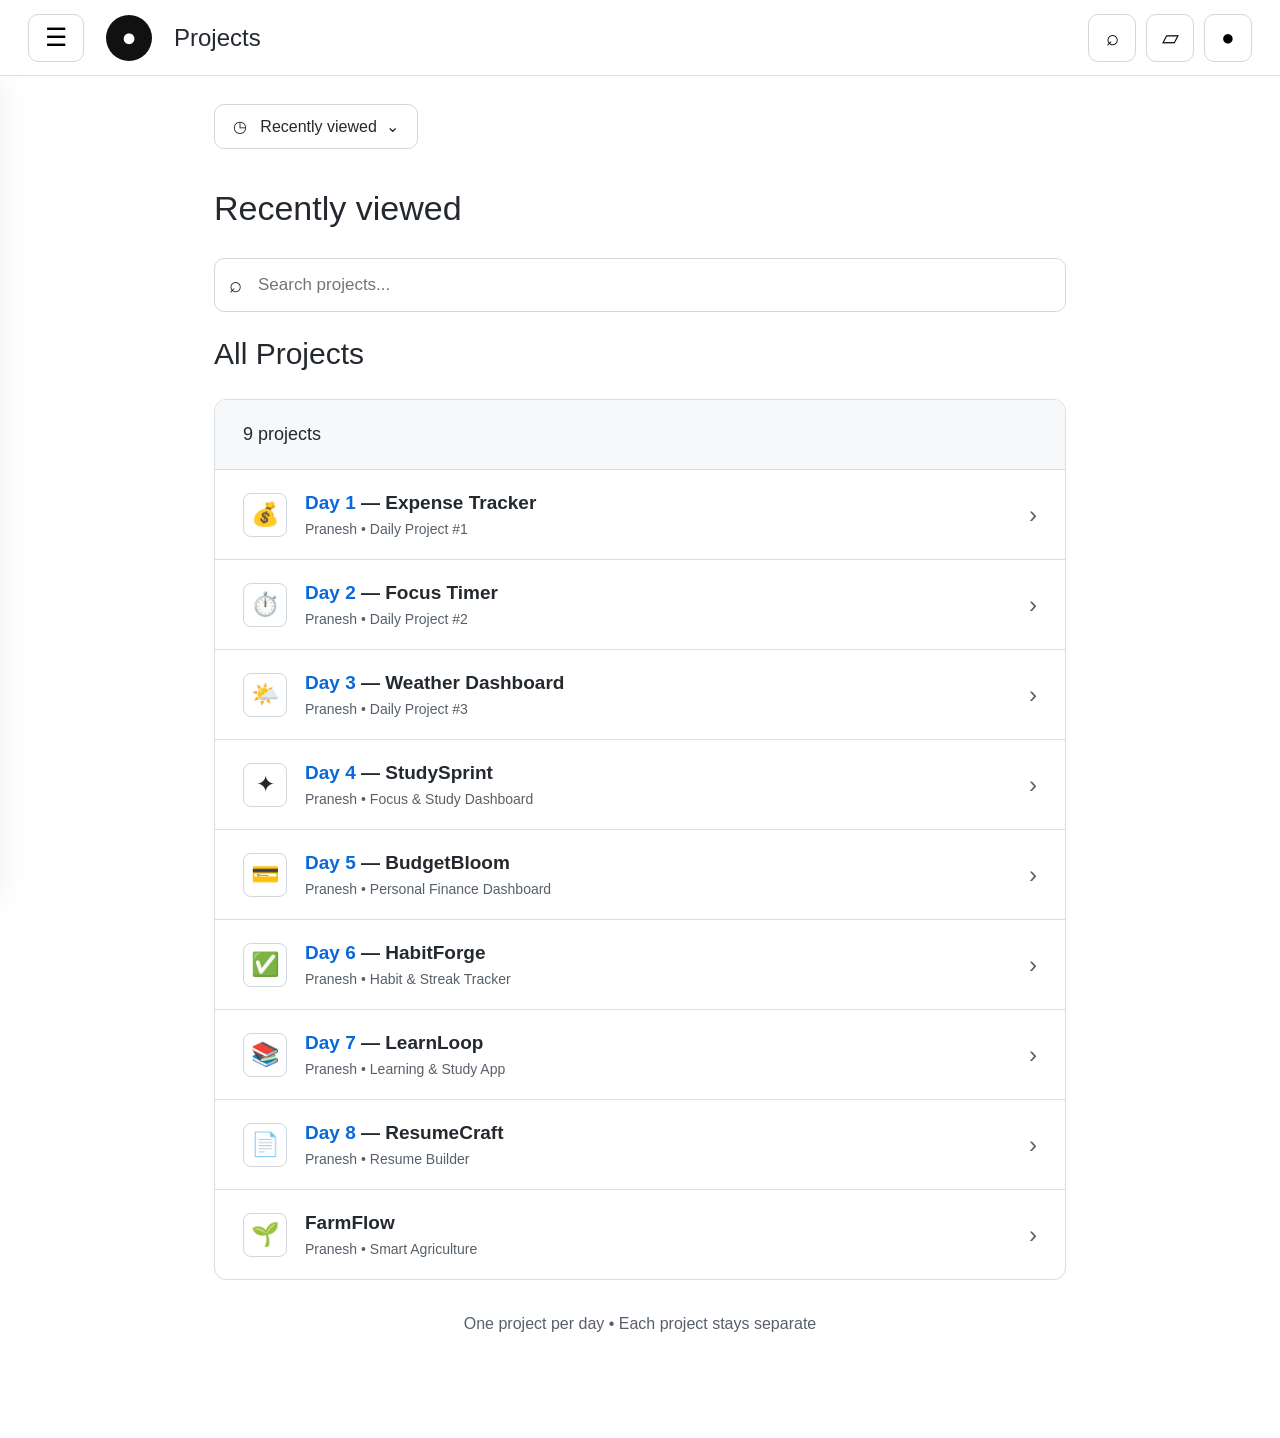
<file: projects/index.html>
<!doctype html>
<html lang="en"><head><meta charset="utf-8"><meta name="viewport" content="width=device-width,initial-scale=1"><title>Projects | Pranesh</title><style>*{box-sizing:border-box}body{margin:0;font-family:-apple-system,BlinkMacSystemFont,"Segoe UI",Arial,sans-serif;color:#24292f;background:#fff}.top{height:76px;border-bottom:1px solid #d8dee4;display:flex;align-items:center;padding:0 28px;gap:22px;position:sticky;top:0;background:#fff;z-index:10}.hamb{font-size:25px;border:1px solid #d0d7de;background:#fff;border-radius:10px;width:56px;height:48px;cursor:pointer}.gh{width:46px;height:46px;border-radius:50%;background:#111;color:#fff;display:grid;place-items:center;font-size:25px;font-weight:800}.title{font-size:24px}.actions{margin-left:auto;display:flex;gap:10px}.iconbtn{width:48px;height:48px;border:1px solid #d0d7de;background:#fff;border-radius:10px;font-size:22px}.side{position:fixed;left:-290px;top:76px;width:280px;height:calc(100vh - 76px);background:#fff;border-right:1px solid #d8dee4;box-shadow:10px 0 30px #0001;transition:.2s;z-index:9;padding:20px}.side.open{left:0}.side a{display:block;text-decoration:none;color:#24292f;padding:14px;border-radius:9px;font-weight:600}.side a:hover{background:#f6f8fa}.main{max-width:900px;margin:auto;padding:28px 24px 70px}h1{font-size:34px;font-weight:500;margin:8px 0 30px}.filter{display:inline-flex;align-items:center;border:1px solid #d0d7de;border-radius:10px;padding:12px 18px;font-size:16px;margin-bottom:32px}.search{display:flex;border:1px solid #d0d7de;border-radius:10px;height:54px;overflow:hidden;margin-bottom:24px}.search span{font-size:22px;padding:13px 14px}.search input{border:0;outline:0;flex:1;font-size:17px}.section-title{font-size:30px;font-weight:500;margin:25px 0 28px}.list{border:1px solid #d8dee4;border-radius:12px;overflow:hidden}.count{padding:24px 28px;background:#f6f8fa;border-bottom:1px solid #d8dee4;font-size:18px}.project{display:flex;align-items:center;gap:18px;padding:22px 28px;border-bottom:1px solid #d8dee4;text-decoration:none;color:#24292f}.project:last-child{border-bottom:0}.project:hover{background:#f6f8fa}.projicon{width:44px;height:44px;border:1px solid #d0d7de;border-radius:8px;display:grid;place-items:center;font-size:23px}.info{flex:1}.name{font-size:19px;font-weight:600}.meta{color:#57606a;margin-top:7px;font-size:14px}.arrow{font-size:24px;color:#57606a}.day{color:#0969da}footer{text-align:center;color:#57606a;padding:35px 0}@media(max-width:600px){.top{padding:0 16px;gap:12px}.title{font-size:21px}.actions{gap:5px}.main{padding:24px 20px}h1{font-size:32px}.section-title{font-size:27px}.project{padding:20px}.meta{line-height:1.4}.side{top:76px}}</style></head><body><header class="top"><button class="hamb" id="hamb">☰</button><div class="gh">●</div><div class="title">Projects</div><div class="actions"><button class="iconbtn" id="focus">⌕</button><button class="iconbtn">▱</button><button class="iconbtn">●</button></div></header><aside class="side" id="side"><a href="./">🏠 Projects Home</a><a href="https://ok-nine-pearl.vercel.app/day-01-expense-tracker/">💰 Day 1 — Expense Tracker</a><a href="https://ok-nine-pearl.vercel.app/day-02-focus-timer/">⏱️ Day 2 — Focus Timer</a><a href="https://ok-nine-pearl.vercel.app/day-03-weather-dashboard/">🌤️ Day 3 — Weather Dashboard</a><a href="https://ok-nine-pearl.vercel.app/day-04-studysprint/">✦ Day 4 — StudySprint</a><a href="https://ok-nine-pearl.vercel.app/day-05-budgetbloom/">💳 Day 5 — BudgetBloom</a><a href="https://ok-nine-pearl.vercel.app/day-06-habitforge/">✅ Day 6 — HabitForge</a><a href="https://ok-nine-pearl.vercel.app/day-07-learnloop/">📚 Day 7 — LearnLoop</a><a href="https://ok-nine-pearl.vercel.app/day-08-resumecraft/">📄 Day 8 — ResumeCraft</a><a href="https://ok-nine-pearl.vercel.app/">🌱 FarmFlow</a></aside><main class="main"><div class="filter">◷ &nbsp; Recently viewed &nbsp;⌄</div><h1>Recently viewed</h1><div class="search"><span>⌕</span><input id="search" placeholder="Search projects..." autocomplete="off"></div><section class="section-title">All Projects</section><div class="list" id="list"><div class="count"><span id="count">9</span> projects</div><a class="project" data-name="day 1 expense tracker" href="https://ok-nine-pearl.vercel.app/day-01-expense-tracker/"><div class="projicon">💰</div><div class="info"><div class="name"><span class="day">Day 1</span> — Expense Tracker</div><div class="meta">Pranesh • Daily Project #1</div></div><div class="arrow">›</div></a><a class="project" data-name="day 2 focus timer" href="https://ok-nine-pearl.vercel.app/day-02-focus-timer/"><div class="projicon">⏱️</div><div class="info"><div class="name"><span class="day">Day 2</span> — Focus Timer</div><div class="meta">Pranesh • Daily Project #2</div></div><div class="arrow">›</div></a><a class="project" data-name="day 3 weather dashboard" href="https://ok-nine-pearl.vercel.app/day-03-weather-dashboard/"><div class="projicon">🌤️</div><div class="info"><div class="name"><span class="day">Day 3</span> — Weather Dashboard</div><div class="meta">Pranesh • Daily Project #3</div></div><div class="arrow">›</div></a><a class="project" data-name="day 4 studysprint focus dashboard" href="https://ok-nine-pearl.vercel.app/day-04-studysprint/"><div class="projicon">✦</div><div class="info"><div class="name"><span class="day">Day 4</span> — StudySprint</div><div class="meta">Pranesh • Focus & Study Dashboard</div></div><div class="arrow">›</div></a><a class="project" data-name="day 5 budgetbloom personal finance" href="https://ok-nine-pearl.vercel.app/day-05-budgetbloom/"><div class="projicon">💳</div><div class="info"><div class="name"><span class="day">Day 5</span> — BudgetBloom</div><div class="meta">Pranesh • Personal Finance Dashboard</div></div><div class="arrow">›</div></a><a class="project" data-name="day 6 habitforge habit tracker" href="https://ok-nine-pearl.vercel.app/day-06-habitforge/"><div class="projicon">✅</div><div class="info"><div class="name"><span class="day">Day 6</span> — HabitForge</div><div class="meta">Pranesh • Habit & Streak Tracker</div></div><div class="arrow">›</div></a><a class="project" data-name="day 7 learnloop learning app" href="https://ok-nine-pearl.vercel.app/day-07-learnloop/"><div class="projicon">📚</div><div class="info"><div class="name"><span class="day">Day 7</span> — LearnLoop</div><div class="meta">Pranesh • Learning & Study App</div></div><div class="arrow">›</div></a><a class="project" data-name="day 8 resumecraft resume builder career tool" href="https://ok-nine-pearl.vercel.app/day-08-resumecraft/"><div class="projicon">📄</div><div class="info"><div class="name"><span class="day">Day 8</span> — ResumeCraft</div><div class="meta">Pranesh • Resume Builder</div></div><div class="arrow">›</div></a><a class="project" data-name="farmflow smart agriculture" href="https://ok-nine-pearl.vercel.app/"><div class="projicon">🌱</div><div class="info"><div class="name">FarmFlow</div><div class="meta">Pranesh • Smart Agriculture</div></div><div class="arrow">›</div></a></div><footer>One project per day • Each project stays separate</footer></main><script>const side=document.getElementById('side');document.getElementById('hamb').onclick=()=>side.classList.toggle('open');const input=document.getElementById('search'),items=[...document.querySelectorAll('.project')],count=document.getElementById('count');input.oninput=()=>{const q=input.value.toLowerCase().trim();let n=0;items.forEach(x=>{const ok=x.dataset.name.includes(q);x.style.display=ok?'flex':'none';if(ok)n++});count.textContent=n};document.getElementById('focus').onclick=()=>{input.focus();window.scrollTo({top:160,behavior:'smooth'})};</script></body></html>
</file>
<file: style.css>
:root{--bg:#f4f7f1;--surface:#fff;--ink:#17261b;--muted:#647066;--line:#dbe4d9;--green:#237a3b;--lime:#9aca52;--soft:#eaf4df;--dark:#173b25;--shadow:0 18px 50px rgba(23,59,37,.12)}*{box-sizing:border-box}html{scroll-behavior:smooth}body{margin:0;background:var(--bg);color:var(--ink);font-family:'DM Sans',sans-serif;line-height:1.55}a{text-decoration:none;color:inherit}.nav{height:76px;display:flex;align-items:center;gap:30px;padding:0 6%;position:sticky;top:0;z-index:20;background:rgba(244,247,241,.92);backdrop-filter:blur(16px);border-bottom:1px solid rgba(219,228,217,.8)}.brand{font:700 22px 'Space Grotesk';display:flex;align-items:center;gap:9px;margin-right:auto}.brand>span:last-child span{color:var(--green)}.brand-mark{width:35px;height:35px;border-radius:10px;background:var(--dark);color:white;display:grid;place-items:center;font-size:19px}.nav nav{display:flex;gap:25px;font-size:14px;font-weight:600}.nav nav a{color:var(--muted);padding:28px 0;border-bottom:2px solid transparent}.nav nav a:hover,.nav nav .active{color:var(--green);border-bottom-color:var(--green)}.icon-btn,.menu{border:1px solid var(--line);background:var(--surface);border-radius:11px;width:40px;height:40px;font-size:18px;cursor:pointer}.menu{display:none}.hero{max-width:1240px;margin:auto;min-height:620px;padding:100px 6% 75px;display:flex;align-items:center;gap:8%;position:relative;overflow:hidden}.hero:after{content:'';position:absolute;width:520px;height:520px;border-radius:50%;background:var(--soft);right:-170px;top:35px;z-index:-1}.eyebrow{font-size:11px;letter-spacing:2px;font-weight:800;color:var(--green);margin-bottom:15px}.hero h1,h2,h3{font-family:'Space Grotesk'}.hero h1{font-size:clamp(50px,6vw,78px);letter-spacing:-2px;line-height:1.03;margin:0 0 24px}.hero h1 em{font-style:normal;color:var(--green)}.hero-copy{max-width:650px}.hero-copy>p{font-size:18px;color:var(--muted);max-width:600px}.hero-actions{display:flex;gap:12px;margin:34px 0}.btn{display:inline-flex;align-items:center;justify-content:center;gap:12px;padding:14px 22px;border-radius:12px;font-weight:700;font-size:14px;transition:.2s}.primary{background:var(--green);color:white;box-shadow:0 8px 22px rgba(35,122,59,.22)}.btn:hover{transform:translateY(-2px)}.ghost{border:1px solid var(--line);background:var(--surface)}.trust{display:flex;align-items:center;gap:12px;font-size:13px;color:var(--muted)}.trust strong{color:var(--ink)}.avatars{display:flex}.avatars span{width:31px;height:31px;border-radius:50%;background:var(--surface);border:2px solid var(--bg);display:grid;place-items:center;margin-right:-7px;font-size:14px}.hero-card{width:355px;min-width:300px;padding:28px;border-radius:25px;background:var(--surface);box-shadow:var(--shadow);transform:rotate(2deg)}.crop-icon{width:64px;height:64px;border-radius:16px;background:var(--dark);display:grid;place-items:center;font-size:34px;margin-bottom:22px}.hero-card>span,.hero-card small{display:block;color:var(--muted);font-size:12px}.hero-card strong{display:block;font:700 48px 'Space Grotesk';margin:4px 0}.mini-chart{height:70px;margin-top:22px;display:flex;align-items:end;gap:9px}.mini-chart i{display:block;width:23px;border-radius:6px 6px 0 0;background:var(--lime)}.mini-chart i:nth-child(1){height:35%}.mini-chart i:nth-child(2){height:55%}.mini-chart i:nth-child(3){height:48%}.mini-chart i:nth-child(4){height:70%}.mini-chart i:nth-child(5){height:62%}.mini-chart i:nth-child(6){height:88%}.mini-chart i:nth-child(7){height:76%}.progress{margin-top:22px;border-top:1px solid var(--line);padding-top:16px;font-size:12px}.progress b{float:right;color:var(--green)}.progress>div{height:7px;background:var(--soft);border-radius:10px;margin-top:10px;overflow:hidden}.progress i{display:block;width:78%;height:100%;background:var(--green);border-radius:10px}.stats{display:grid;grid-template-columns:repeat(4,1fr);max-width:1110px;margin:0 auto 80px;padding:25px 35px;border:1px solid var(--line);background:var(--surface);border-radius:18px}.stats div{text-align:center;border-right:1px solid var(--line)}.stats div:last-child{border:0}.stats strong{display:block;font:700 25px 'Space Grotesk'}.stats span{font-size:12px;color:var(--muted)}.section{max-width:1240px;margin:auto;padding:90px 6%}.section-head{display:flex;align-items:end;justify-content:space-between;gap:30px;margin-bottom:38px}.section h2{font-size:42px;letter-spacing:-1.4px;line-height:1.04;margin:0}.section-head>p{max-width:450px;color:var(--muted);font-size:14px}.cards{display:grid;grid-template-columns:repeat(3,1fr);gap:16px}.card{background:var(--surface);border:1px solid var(--line);border-radius:18px}.service{padding:25px;display:grid;grid-template-columns:55px 1fr 20px;gap:17px;align-items:center;transition:.25s}.service:hover{transform:translateY(-5px);box-shadow:var(--shadow)}.service>span{width:50px;height:50px;border-radius:13px;background:var(--soft);display:grid;place-items:center;font-size:24px}.service h3{margin:0;font-size:18px}.service p{margin:4px 0 0;color:var(--muted);font-size:12px}.service b{color:var(--green)}.weather-section{background:var(--soft);max-width:none;padding-left:calc((100% - 1110px)/2);padding-right:calc((100% - 1110px)/2)}.weather-grid{display:grid;grid-template-columns:1.2fr 1fr;gap:15px}.weather-main{padding:30px;display:flex;justify-content:space-between;align-items:center}.location{font-size:12px;color:var(--muted)}.weather-main h3{font-size:48px;margin:12px 0 2px}.weather-main h3 small{font:500 15px 'DM Sans';color:var(--muted)}.weather-main p{font-size:12px;color:var(--muted)}.weather-sun{font-size:75px}.forecast{display:grid;grid-template-columns:repeat(4,1fr);padding:20px;gap:8px}.forecast div{display:flex;flex-direction:column;align-items:center;justify-content:center;gap:8px;border-right:1px solid var(--line)}.forecast div:last-child{border:0}.forecast span{font-size:10px;color:var(--muted)}.forecast strong{font:700 20px 'Space Grotesk'}.forecast b{font-size:22px}.tips{display:grid;grid-template-columns:repeat(3,1fr);gap:12px;margin-top:14px}.tips div{background:var(--surface);border:1px solid var(--line);border-radius:14px;padding:18px}.tips b{display:block;font-size:13px}.tips span{font-size:11px;color:var(--muted)}.market{overflow:hidden}.market-row{display:grid;grid-template-columns:1fr 1fr 1fr;padding:18px 22px;border-bottom:1px solid var(--line);font-size:13px}.market-row:last-child{border:0}.market-row.head{font-size:10px;letter-spacing:1px;text-transform:uppercase;color:var(--muted);background:var(--soft)}.up{color:var(--green)}.down{color:#a05a2c}.assistant-section{background:#eef5e9;max-width:none;padding-left:calc((100% - 1110px)/2);padding-right:calc((100% - 1110px)/2)}.assistant{padding:22px;max-width:900px;margin:auto}.chat{min-height:190px;max-height:280px;overflow:auto;padding:10px}.message{padding:13px 15px;border-radius:15px;margin:8px 0;max-width:80%;font-size:13px}.message.bot{background:var(--soft);margin-right:auto}.message.user{background:var(--dark);color:#fff;margin-left:auto}.quick{display:flex;gap:8px;flex-wrap:wrap;margin:15px 0}.quick button{border:1px solid var(--line);background:var(--surface);border-radius:20px;padding:9px 12px;cursor:pointer;font-size:11px}.assistant form{display:flex;gap:10px}.assistant input{flex:1;border:1px solid var(--line);border-radius:12px;padding:13px;background:var(--surface);font:inherit}.assistant form .btn{border:0;cursor:pointer}.resource-grid{display:grid;grid-template-columns:repeat(4,1fr);gap:14px}.resource{background:var(--surface);border:1px solid var(--line);border-radius:17px;padding:24px;transition:.2s}.resource:hover{transform:translateY(-4px);box-shadow:var(--shadow)}.resource>span{font-size:28px}.resource h3{font-size:18px;margin:18px 0 7px}.resource p{font-size:12px;color:var(--muted);min-height:54px}.resource b{font-size:11px;color:var(--green)}.cta{max-width:1110px;margin:50px auto 100px;padding:55px;border-radius:25px;background:var(--dark);color:white;display:flex;align-items:center;justify-content:space-between;gap:30px}.cta .eyebrow{color:#b7dc7a}.cta h2{font-size:39px;margin:0 0 14px}.cta p{color:#c9d7cd}.cta .primary{background:var(--lime);color:#173b25}footer{border-top:1px solid var(--line);padding:45px 6%;display:flex;align-items:center;gap:25px;flex-wrap:wrap}footer p,footer small{color:var(--muted);font-size:12px}.footer-links{display:flex;gap:18px;margin-left:auto;font-size:12px;font-weight:600}@media(max-width:850px){.nav{padding:0 5%;gap:12px}.nav nav{display:none;position:absolute;top:76px;left:0;right:0;background:var(--surface);padding:15px 5%;flex-direction:column;gap:0;border-bottom:1px solid var(--line)}.nav nav.open{display:flex}.nav nav a{padding:12px 0}.menu{display:block}.hero{padding-top:65px;flex-direction:column;align-items:flex-start}.hero-card{align-self:center}.stats{margin:0 5% 40px;grid-template-columns:repeat(2,1fr);gap:15px}.stats div:nth-child(2){border:0}.cards{grid-template-columns:repeat(2,1fr)}.section,.weather-section,.assistant-section{padding:65px 5%}.section-head{align-items:flex-start;flex-direction:column}.section h2{font-size:34px}.weather-grid{grid-template-columns:1fr}.tips{grid-template-columns:1fr}.resource-grid{grid-template-columns:repeat(2,1fr)}.cta{margin:25px 5% 65px;padding:35px;flex-direction:column;align-items:flex-start}}@media(max-width:520px){.hero h1{font-size:49px}.hero-card{width:100%;min-width:0}.hero-actions{flex-direction:column}.btn{width:100%}.cards,.resource-grid{grid-template-columns:1fr}.section h2{font-size:32px}.weather-main h3{font-size:40px}.forecast{grid-template-columns:repeat(2,1fr)}.forecast div:nth-child(2){border:0}.market-row{grid-template-columns:1fr 1fr}.market-row span{grid-column:1/-1;margin-bottom:4px}.assistant form{flex-direction:column}footer{display:block}footer>*{margin-bottom:18px}.footer-links{margin-left:0;flex-wrap:wrap}}body.dark{--bg:#101811;--surface:#17231a;--ink:#edf5ed;--muted:#aebbb0;--line:#2b3b2d;--soft:#203523;--dark:#0b2415;--shadow:0 18px 50px rgba(0,0,0,.3)}body.dark .nav{background:rgba(16,24,17,.92)}
</file>
<file: day-01-expense-tracker/styles.css>
* { box-sizing: border-box; }
:root { font-family: Inter, system-ui, -apple-system, Segoe UI, sans-serif; color: #172033; background: #f4f7fb; }
body { margin: 0; min-height: 100vh; }
.app-shell { width: min(1100px, 92%); margin: 0 auto; padding: 36px 0 60px; }
.hero { display: flex; gap: 24px; align-items: center; justify-content: space-between; margin-bottom: 24px; }
.eyebrow { margin: 0 0 8px; text-transform: uppercase; letter-spacing: .14em; font-size: .78rem; font-weight: 800; color: #62708a; }
h1 { margin: 0; font-size: clamp(2rem, 5vw, 3.4rem); }
.subtitle { color: #62708a; margin: 10px 0 0; }
.balance-card { min-width: 210px; padding: 20px; border-radius: 18px; background: #172033; color: #fff; box-shadow: 0 10px 30px rgba(23,32,51,.18); }
.balance-card span, .summary span { display: block; font-size: .9rem; opacity: .76; }
.balance-card strong { display: block; font-size: 1.8rem; margin-top: 8px; }
.summary-grid { display: grid; grid-template-columns: repeat(3, 1fr); gap: 16px; margin-bottom: 24px; }
.summary, .panel { background: #fff; border: 1px solid #e4e9f1; border-radius: 18px; padding: 22px; box-shadow: 0 8px 24px rgba(29, 45, 78, .06); }
.summary strong { display: block; margin-top: 10px; font-size: 1.5rem; }
.income strong { color: #198754; }.expense strong { color: #c0392b; }.count strong { color: #3559a8; }
.content-grid { display: grid; grid-template-columns: 320px 1fr; gap: 24px; }
h2 { margin: 0 0 18px; font-size: 1.15rem; }
label { display: block; font-size: .9rem; font-weight: 700; margin-bottom: 14px; }
input, select { width: 100%; margin-top: 7px; padding: 12px 13px; border: 1px solid #d8e0eb; border-radius: 10px; font: inherit; background: #fbfcfe; }
button { width: 100%; border: 0; border-radius: 10px; padding: 12px 16px; font: inherit; font-weight: 800; cursor: pointer; background: #3559a8; color: white; }
button:hover { filter: brightness(.95); }.ghost { width: auto; background: transparent; color: #3559a8; padding: 4px 0; }
.panel-heading { display: flex; align-items: center; justify-content: space-between; }
.transaction-list { display: grid; gap: 12px; }.transaction { display: flex; align-items: center; justify-content: space-between; gap: 12px; padding: 14px; border: 1px solid #e8edf4; border-radius: 12px; }
.transaction-title { font-weight: 800; }.transaction-meta { color: #718096; font-size: .83rem; margin-top: 4px; }.transaction-amount { font-weight: 900; white-space: nowrap; }.transaction-amount.income { color: #198754; }.transaction-amount.expense { color: #c0392b; }
.empty, .message { color: #718096; font-size: .9rem; }.message { min-height: 20px; margin: 12px 0 0; }
@media (max-width: 760px) { .hero { flex-direction: column; align-items: flex-start; }.balance-card { width: 100%; }.summary-grid, .content-grid { grid-template-columns: 1fr; } }
</file>
<file: day-02-focus-timer/style.css>
*{box-sizing:border-box}body{margin:0;font-family:Inter,system-ui,sans-serif;min-height:100vh;display:grid;place-items:center;background:linear-gradient(135deg,#eef2ff,#f8fafc);color:#172033}.app{width:min(92vw,560px)}.card{background:#fff;border:1px solid #e5e7eb;border-radius:24px;padding:40px;box-shadow:0 18px 50px rgba(15,23,42,.12);text-align:center}.eyebrow{font-size:.75rem;letter-spacing:.16em;font-weight:800;color:#6366f1;margin:0 0 10px}.subtitle{color:#64748b;margin:0 auto 28px;max-width:380px}.timer{font-size:clamp(4rem,18vw,7rem);font-weight:800;letter-spacing:.04em;margin:10px 0 26px}.mode-row{display:flex;gap:8px;justify-content:center;flex-wrap:wrap;margin-bottom:22px}.mode,button{border:1px solid #dbe1ea;background:#f8fafc;color:#334155;border-radius:12px;padding:11px 15px;font:inherit;cursor:pointer}.mode.active{background:#e0e7ff;border-color:#818cf8;color:#3730a3;font-weight:700}.controls{display:flex;justify-content:center;gap:10px;flex-wrap:wrap}.controls button{min-width:92px}.controls .primary{background:#4f46e5;border-color:#4f46e5;color:white}.stats{display:flex;justify-content:center;gap:46px;margin-top:30px;padding-top:22px;border-top:1px solid #eef2f7}.stats div{display:grid;gap:4px}.stats strong{font-size:1.4rem}.stats span{font-size:.82rem;color:#64748b}@media(max-width:480px){.card{padding:28px 18px}.stats{gap:24px}}
</file>
<file: day-03-weather-dashboard/style.css>
*{box-sizing:border-box}body{margin:0;font-family:Inter,system-ui,sans-serif;background:linear-gradient(135deg,#eef7ff,#f8fbff);color:#14213d}.app{max-width:900px;margin:auto;padding:36px 20px}header{display:flex;justify-content:space-between;gap:20px;align-items:flex-start}.eyebrow{font-size:12px;font-weight:800;letter-spacing:2px;color:#4b7bec;margin:0 0 8px}.sub{color:#64748b}.search{display:flex;gap:10px;margin:26px 0}.search input{flex:1;padding:15px;border:1px solid #d8e1ee;border-radius:12px;font-size:16px}.search button,.ghost{border:0;border-radius:12px;padding:0 20px;background:#2563eb;color:white;font-weight:700;cursor:pointer}.ghost{height:44px;background:white;color:#2563eb;border:1px solid #d8e1ee}.card{background:white;border-radius:22px;padding:28px;box-shadow:0 15px 45px #153e7a14}.current{display:grid;grid-template-columns:1fr auto;gap:15px}.current>div:first-child span{font-weight:700}.current h2{font-size:64px;margin:10px 0}.sun{font-size:72px}.details{grid-column:1/-1;display:flex;flex-wrap:wrap;gap:18px;color:#64748b}.details b{color:#14213d;margin-left:5px}.forecast{display:grid;grid-template-columns:repeat(5,1fr);gap:12px}.day{background:white;border:1px solid #e4eaf2;border-radius:16px;padding:18px;text-align:center}.day .icon{font-size:30px;margin:12px}.day strong{display:block;font-size:22px}.status{min-height:20px;color:#64748b}footer{text-align:center;color:#64748b;padding:35px 0;font-size:13px}@media(max-width:650px){header{flex-direction:column}.search{flex-direction:column}.search button{height:48px}.forecast{grid-template-columns:repeat(2,1fr)}.current h2{font-size:48px}}
</file>
<file: day-04-studysprint/style.css>
@import url('https://fonts.googleapis.com/css2?family=DM+Sans:wght@400;500;600;700&family=Space+Grotesk:wght@500;600;700&display=swap');
:root{--bg:#f6f7fb;--panel:#fff;--text:#202436;--muted:#7d8499;--line:#e7e9f1;--accent:#6c63ff;--accent-2:#efeefe;--success:#31b77a;--shadow:0 14px 40px rgba(37,40,85,.08)}
*{box-sizing:border-box}body{margin:0;font-family:'DM Sans',sans-serif;background:var(--bg);color:var(--text)}body.dark{--bg:#17192a;--panel:#22253a;--text:#f6f7fb;--muted:#b4bad0;--line:#373b56;--accent-2:#34305f}.app-shell{display:grid;grid-template-columns:260px 1fr;min-height:100vh}.sidebar{background:var(--panel);border-right:1px solid var(--line);padding:28px 20px;display:flex;flex-direction:column}.brand{display:flex;gap:12px;align-items:center;margin:6px 8px 45px}.brand-mark{display:grid;place-items:center;width:38px;height:38px;border-radius:12px;background:var(--accent);color:white;font-size:22px}.brand strong{display:block;font-family:'Space Grotesk';font-size:19px}.brand small{display:block;color:var(--muted);font-size:11px;margin-top:3px}.nav-item{display:flex;gap:13px;align-items:center;padding:13px 14px;color:var(--muted);text-decoration:none;border-radius:12px;margin-bottom:7px;font-weight:600}.nav-item.active,.nav-item:hover{background:var(--accent-2);color:var(--accent)}.sidebar-tip{margin-top:auto;background:linear-gradient(145deg,var(--accent-2),rgba(108,99,255,.08));border-radius:16px;padding:16px;display:flex;gap:9px}.sidebar-tip span{font-size:20px}.sidebar-tip p{font-size:12px;color:var(--muted);line-height:1.5;margin:0}.back-link{color:var(--muted);text-decoration:none;font-size:13px;margin:22px 8px 0}.content{padding:42px 6vw 70px;max-width:1240px;width:100%;margin:auto}.topbar{display:flex;justify-content:space-between;align-items:flex-start;margin-bottom:30px}.eyebrow,.section-label{font-size:11px;letter-spacing:.14em;color:var(--muted);font-weight:700}.topbar h1{font-family:'Space Grotesk';font-size:33px;margin:8px 0 0}.icon-btn{border:1px solid var(--line);background:var(--panel);color:var(--text);border-radius:12px;width:45px;height:45px;font-size:20px;cursor:pointer}.hero-grid{display:grid;grid-template-columns:1.3fr 1fr;gap:20px}.card{background:var(--panel);border:1px solid var(--line);border-radius:22px;box-shadow:var(--shadow)}.focus-card{padding:30px;background:linear-gradient(145deg,#6c63ff,#857dff);color:white;border:none}.focus-card .section-label{color:rgba(255,255,255,.7)}.focus-card h2{font-family:'Space Grotesk';font-size:76px;letter-spacing:.02em;margin:28px 0 8px}.focus-card p{margin:0;color:rgba(255,255,255,.78)}.timer-actions{display:flex;gap:12px;margin:25px 0}.primary-btn,.secondary-btn,.outline-btn{border:none;border-radius:11px;padding:12px 17px;font-weight:700;cursor:pointer;font-family:inherit}.primary-btn{background:#fff;color:var(--accent)}.secondary-btn{background:rgba(255,255,255,.16);color:white;border:1px solid rgba(255,255,255,.35)}.outline-btn{background:var(--panel);border:1px solid var(--line);color:var(--text)}.progress-track{height:8px;background:rgba(255,255,255,.2);border-radius:9px;overflow:hidden}.progress-track span{display:block;height:100%;width:0;background:white;border-radius:9px;transition:width .3s}.stats-card{padding:30px}.snapshot-grid{display:grid;grid-template-columns:1fr 1fr;gap:20px;margin-top:25px}.snapshot-grid strong{display:block;font-family:'Space Grotesk';font-size:32px}.snapshot-grid span{font-size:12px;color:var(--muted)}.quote{margin-top:28px;padding:15px;border-radius:13px;background:var(--accent-2);font-size:13px;color:var(--muted);line-height:1.5}.section-block{margin-top:38px}.section-heading{display:flex;justify-content:space-between;align-items:end;margin-bottom:17px}.section-heading h2{font-family:'Space Grotesk';font-size:25px;margin:7px 0 0}.task-list{display:grid;gap:11px}.task{display:flex;align-items:center;gap:13px;background:var(--panel);border:1px solid var(--line);padding:16px 18px;border-radius:15px}.task input{accent-color:var(--accent);width:18px;height:18px}.task-text{flex:1;font-weight:600}.task.done .task-text{text-decoration:line-through;color:var(--muted)}.task-tag{font-size:11px;color:var(--accent);background:var(--accent-2);padding:6px 8px;border-radius:8px}.remove-task{border:none;background:transparent;color:var(--muted);cursor:pointer}.streak-pill{padding:9px 12px;border-radius:20px;background:#fff4dc;color:#9d6911;font-size:12px;font-weight:700}.chart-card{padding:22px}.chart-bars{height:180px;display:flex;align-items:end;justify-content:space-around;gap:14px}.bar{width:10%;max-width:44px;border-radius:10px 10px 3px 3px;background:linear-gradient(180deg,var(--accent),#bcb8ff);min-height:18px}.chart-labels{display:flex;justify-content:space-around;color:var(--muted);font-size:12px;margin-top:12px}@media(max-width:900px){.app-shell{grid-template-columns:1fr}.sidebar{display:none}.content{padding:28px 18px 60px}.hero-grid{grid-template-columns:1fr}.topbar h1{font-size:28px}.focus-card h2{font-size:64px}}
</file>
<file: day-05-budgetbloom/styles.css>
*{box-sizing:border-box} :root{--bg:#f6f7fb;--panel:#fff;--text:#182230;--muted:#788391;--line:#e8ebf2;--accent:#7967ff;--accent2:#9b8dff;--green:#2eb67d;--coral:#ff7c78;--blue:#4c9aff;--violet:#9b7bff;--yellow:#f2c94c}*{scroll-behavior:smooth}body{margin:0;background:var(--bg);color:var(--text);font-family:'DM Sans',sans-serif}.shell{display:flex;min-height:100vh}.sidebar{width:250px;background:#111827;color:#fff;padding:28px 18px;position:fixed;inset:0 auto 0 0;z-index:10}.brand{font-family:'Space Grotesk',sans-serif;font-size:22px;font-weight:700;display:flex;align-items:center;gap:9px}.brand>span:last-child>span{color:#a79cff}.brand-mark{width:32px;height:32px;border-radius:10px;background:linear-gradient(135deg,#8b7bff,#5c54dd);display:grid;place-items:center}.eyebrow{font-size:11px;letter-spacing:.16em;font-weight:700;color:var(--muted);margin:0 0 9px}.sidebar .eyebrow{color:#76839a;margin-top:52px}.nav{display:grid;gap:8px}.nav a{color:#aeb7c7;text-decoration:none;padding:12px 13px;border-radius:11px;display:flex;gap:13px;font-size:14px;align-items:center}.nav a.active,.nav a:hover{background:#272f44;color:#fff}.side-card{margin:60px 7px 0;padding:17px;border:1px solid #2a3449;background:#1b2435;border-radius:17px;display:grid;gap:7px}.mini-label{color:#8994a8;font-size:10px;letter-spacing:.14em}.side-card strong{font-size:24px}.muted{color:var(--muted);font-size:12px}.progress,.goal-bar,.metric-bar{height:7px;background:#2c3850;border-radius:9px;overflow:hidden;margin-top:12px}.progress i,.goal-bar i,.metric-bar i{display:block;height:100%;background:linear-gradient(90deg,#7868ff,#b2a5ff);border-radius:9px}.side-card small{color:#a6b0bf;font-size:11px}.theme-toggle{border:0;background:transparent;color:#aeb7c7;margin:25px 7px;font:inherit;cursor:pointer}.main{margin-left:250px;width:calc(100% - 250px);padding:38px 54px 28px;max-width:1450px}.topbar{display:flex;justify-content:space-between;align-items:flex-start;margin-bottom:34px}.topbar h1{font:600 31px 'Space Grotesk',sans-serif;margin:0}.topbar h1 span{color:#7a6cff}.top-actions{display:flex;gap:12px;align-items:center}.icon-btn,.avatar{border:1px solid var(--line);background:var(--panel);width:42px;height:42px;border-radius:12px;font-size:18px;cursor:pointer;color:var(--text)}.avatar{border:0;background:var(--accent);color:white;font-weight:700}.mobile-left{display:none}.hero-grid{display:grid;grid-template-columns:2fr 1fr 1fr;gap:18px}.glass,.metric-card,.panel{background:var(--panel);border:1px solid var(--line);border-radius:22px;box-shadow:0 10px 30px rgba(26,36,56,.04)}.balance-card{padding:26px;min-height:215px;background:linear-gradient(135deg,#272c4c,#4b4e93);color:#fff;position:relative;overflow:hidden}.balance-card:after{content:'';position:absolute;width:280px;height:280px;border:1px solid rgba(255,255,255,.15);border-radius:50%;right:-120px;top:-100px}.balance-card .eyebrow,.balance-card .balance-meta{color:#cbd0e4}.card-head,.panel-head,.goal-top{display:flex;justify-content:space-between;align-items:flex-start}.dots{background:transparent;color:#d5d9ea;border:0;letter-spacing:3px}.balance{font:700 42px 'Space Grotesk',sans-serif;margin-top:16px}.balance-meta{display:flex;gap:10px;align-items:center;font-size:12px;margin-top:5px}.trend{font-size:12px;font-weight:700}.up{color:var(--green)}.down{color:#ff7c78}.balance-card .up{background:rgba(46,182,125,.17);padding:5px 8px;border-radius:7px}.sparkline{height:48px;display:flex;gap:8px;align-items:flex-end;margin-top:23px}.sparkline i{display:block;flex:1;background:rgba(255,255,255,.45);border-radius:7px 7px 0 0}.sparkline i:nth-child(1){height:28%}.sparkline i:nth-child(2){height:44%}.sparkline i:nth-child(3){height:37%}.sparkline i:nth-child(4){height:61%}.sparkline i:nth-child(5){height:50%}.sparkline i:nth-child(6){height:70%}.sparkline i:nth-child(7){height:63%}.sparkline i:nth-child(8){height:85%}.sparkline i:nth-child(9){height:72%}.sparkline i:nth-child(10){height:92%}.sparkline i:nth-child(11){height:84%}.sparkline i:nth-child(12){height:100%}.metric-card{padding:25px;display:grid;align-content:start;gap:8px}.metric-card strong{font:700 29px 'Space Grotesk',sans-serif;margin-top:7px}.metric-card .trend{justify-self:start}.metric-card small{color:var(--muted);font-size:11px;margin-top:1px}.metric-bar{background:#eceef4;margin-top:12px}.metric-bar i{background:linear-gradient(90deg,#5dca9a,#8fe0b8)}.metric-bar.warm i{background:linear-gradient(90deg,#f19a83,#ffbf95)}.content-grid,.bottom-grid{display:grid;grid-template-columns:1.35fr 1fr;gap:18px;margin-top:18px}.panel{padding:25px}.panel h2{font:600 20px 'Space Grotesk',sans-serif;margin:0}.panel-head select{border:1px solid var(--line);border-radius:9px;background:var(--panel);color:var(--text);padding:9px 11px}.chart-wrap{display:flex;height:285px;margin-top:25px}.y-labels{width:42px;display:flex;flex-direction:column;justify-content:space-between;padding-bottom:34px;color:#a0a7b4;font-size:10px}.chart{position:relative;flex:1;margin-left:5px}.grid-line{position:absolute;left:0;right:0;height:1px;background:#edf0f5}.chart svg{position:absolute;inset:0 0 28px 0;width:100%;height:calc(100% - 28px);overflow:visible}.income-line,.spend-line{fill:none;stroke-width:3;stroke-linecap:round;stroke-linejoin:round}.income-line{stroke:#7967ff}.spend-line{stroke:#ff9e7b}.x-labels{position:absolute;bottom:0;left:0;right:0;display:flex;justify-content:space-between;color:#a0a7b4;font-size:10px}.legend{display:flex;gap:20px;margin-top:5px;color:#8a93a2;font-size:12px}.dot{width:8px;height:8px;border-radius:50%;display:inline-block;margin-right:5px}.dot.income{background:#7967ff}.dot.spend{background:#ff9e7b}.link-btn{border:0;background:transparent;color:#6a60ec;font:600 12px 'DM Sans',sans-serif;cursor:pointer}.donut-row{display:flex;gap:28px;align-items:center;margin-top:32px}.donut{width:170px;height:170px;border-radius:50%;background:conic-gradient(var(--coral) 0 32%,var(--blue) 32% 56%,var(--violet) 56% 74%,var(--green) 74% 90%,var(--yellow) 90% 100%);display:grid;place-items:center}.donut:before{content:'';width:112px;height:112px;background:var(--panel);border-radius:50%;grid-area:1/1}.donut>div{z-index:1;text-align:center;grid-area:1/1;display:grid;gap:3px}.donut strong{font:700 20px 'Space Grotesk',sans-serif}.donut small{font-size:10px;color:var(--muted)}.category-list{display:grid;gap:17px;flex:1}.category-list div{display:flex;justify-content:space-between;font-size:12px}.category-list span{display:flex;align-items:center;gap:8px}.cat-dot{width:8px;height:8px;border-radius:50%}.coral{background:var(--coral)}.blue{background:var(--blue)}.violet{background:var(--violet)}.mint{background:var(--green)}.yellow{background:var(--yellow)}.transaction-list{display:grid;margin-top:18px}.transaction{display:flex;align-items:center;gap:13px;padding:14px 0;border-bottom:1px solid var(--line)}.transaction:last-child{border-bottom:0}.txn-icon{width:38px;height:38px;border-radius:12px;display:grid;place-items:center;background:#fff0ee}.txn-icon.travel{background:#edf5ff}.txn-icon.bill{background:#fff8dc}.txn-icon.income{background:#e9fbf3;color:#2eb67d;font-size:19px;font-weight:700}.transaction div{display:grid;gap:4px;flex:1}.transaction strong{font-size:13px}.transaction small{font-size:11px;color:var(--muted)}.transaction b{font-size:13px}.negative{color:#ff7772}.positive{color:#2eb67d}.goal{padding:16px 0;border-bottom:1px solid var(--line)}.goal:last-child{border-bottom:0}.goal-top{align-items:center}.goal-top>div{display:grid;gap:3px;flex:1;margin-left:10px}.goal-top strong{font-size:13px}.goal-top small{font-size:11px;color:var(--muted)}.goal-top>b{font-size:13px;color:#7065ee}.goal-icon{width:37px;height:37px;background:#f1efff;border-radius:11px;display:grid;place-items:center}.goal-bar{background:#eceef4}.goal-bar i{background:linear-gradient(90deg,#7d70ff,#b1a7ff)}.blue-bar i{background:linear-gradient(90deg,#6ab4ff,#9fceff)}footer{text-align:center;color:#a3aab7;font-size:12px;padding:30px}.modal{display:none;position:fixed;inset:0;background:rgba(14,19,29,.45);align-items:center;justify-content:center;z-index:20;padding:20px}.modal.show{display:flex}.modal-card{width:min(430px,100%);background:var(--panel);border-radius:22px;padding:26px;position:relative;box-shadow:0 20px 70px rgba(0,0,0,.2)}.close{position:absolute;top:15px;right:18px;border:0;background:transparent;font-size:26px;color:var(--muted);cursor:pointer}.modal-card h2{font:600 25px 'Space Grotesk',sans-serif;margin:0 0 22px}.modal-card form{display:grid;gap:14px}.modal-card label{display:grid;gap:7px;font-size:12px;font-weight:600}.modal-card input,.modal-card select{padding:12px 13px;border:1px solid var(--line);border-radius:10px;background:var(--bg);font:inherit;color:var(--text)}.primary-btn{border:0;background:var(--accent);color:white;padding:13px;border-radius:11px;font:600 14px 'DM Sans',sans-serif;cursor:pointer;margin-top:6px}.dark{--bg:#0e1420;--panel:#182131;--text:#f1f4fa;--muted:#96a2b4;--line:#28354a}.dark .icon-btn,.dark .panel-head select{background:#182131;color:#f1f4fa}.dark .metric-bar,.dark .goal-bar{background:#2a374b}.dark .donut:before{background:#182131}.dark .transaction{border-color:#28354a}.dark .modal-card{background:#182131}.dark .modal-card input,.dark .modal-card select{background:#0e1420;color:#f1f4fa}.dark .sidebar{background:#0b1019}.dark .panel,.dark .metric-card{box-shadow:none}@media(max-width:1100px){.main{padding:32px 28px}.hero-grid{grid-template-columns:1fr 1fr}.balance-card{grid-column:1/-1}.content-grid,.bottom-grid{grid-template-columns:1fr}}@media(max-width:760px){.sidebar{transform:translateX(-100%);transition:.25s}.sidebar.open{transform:translateX(0)}.main{margin-left:0;width:100%;padding:22px 16px}.mobile-left{display:flex;align-items:center;gap:10px}.mobile-brand{font-weight:700}.topbar>div:nth-child(2){display:none}.topbar{align-items:center;margin-bottom:25px}.hero-grid{grid-template-columns:1fr}.balance-card{grid-column:auto}.metric-card{min-height:150px}.panel{padding:20px}.donut-row{flex-direction:column;align-items:flex-start}.donut{align-self:center}.chart-wrap{height:245px}}
</file>
<file: day-06-habitforge/styles.css>
:root{--bg:#f7f8fc;--card:#fff;--text:#18202c;--muted:#718096;--line:#e6eaf0;--accent:#6658f6;--accent2:#eaf0ff;--shadow:0 18px 45px #25324b12}*{box-sizing:border-box}body{margin:0;font-family:Inter,ui-sans-serif,system-ui,-apple-system,Segoe UI,sans-serif;background:var(--bg);color:var(--text);transition:.25s}body.dark{--bg:#111522;--card:#1a2030;--text:#f2f5fb;--muted:#9aa5b8;--line:#2a3347;--accent2:#272d52}.top,main{max-width:1080px;margin:auto}.top{display:flex;justify-content:space-between;align-items:flex-start;padding:34px 22px 18px}.eyebrow,.label{font-size:12px;letter-spacing:.16em;font-weight:800;color:var(--accent);margin:0 0 10px}.top h1{font-size:42px;margin:0 0 7px;letter-spacing:-.04em}.sub{margin:0;color:var(--muted);font-size:16px}.icon-btn{width:44px;height:44px;border:1px solid var(--line);background:var(--card);color:var(--text);border-radius:14px;font-size:20px;cursor:pointer}main{padding:12px 22px 50px}.hero-grid{display:grid;grid-template-columns:1.2fr .8fr;gap:18px}.card{background:var(--card);border:1px solid var(--line);border-radius:24px;box-shadow:var(--shadow)}.spotlight{padding:28px;display:flex;gap:26px;align-items:center}.ring{width:148px;height:148px;border-radius:50%;display:grid;place-items:center;background:conic-gradient(var(--accent) 0deg,#e9edf6 0deg);position:relative;flex:none}.ring:after{content:"";position:absolute;inset:12px;background:var(--card);border-radius:50%}.ring span{position:relative;z-index:1;font-size:30px;font-weight:800}.spotlight h2,.section-head h2{margin:0 0 7px;font-size:28px;letter-spacing:-.03em}.spotlight p:last-child{color:var(--muted);line-height:1.6;margin:0}.quick{padding:26px}.stats{display:grid;grid-template-columns:repeat(3,1fr);gap:12px;margin:22px 0}.stats div{padding:14px;background:var(--bg);border-radius:14px}.stats b{display:block;font-size:26px}.stats span{font-size:12px;color:var(--muted)}.week{display:flex;gap:8px}.week div{flex:1;text-align:center;font-size:11px;color:var(--muted)}.week i{display:block;height:8px;border-radius:99px;background:var(--line);margin:8px 0 0}.week i.done{background:var(--accent)}.section-head{display:flex;align-items:center;justify-content:space-between;margin:34px 0 16px}.primary,.secondary{border:0;border-radius:14px;padding:13px 17px;font-weight:800;cursor:pointer}.primary{background:var(--accent);color:#fff}.secondary{background:var(--bg);color:var(--text)}.habit-list{display:grid;gap:12px}.habit{display:flex;align-items:center;gap:15px;padding:17px 18px}.check{width:28px;height:28px;border-radius:9px;border:2px solid var(--line);background:transparent;color:#fff;cursor:pointer;display:grid;place-items:center;font-size:16px}.habit.done .check{background:var(--accent);border-color:var(--accent)}.habit.done .habit-name{text-decoration:line-through;color:var(--muted)}.habit-info{flex:1}.habit-name{font-weight:800}.habit-meta{font-size:12px;color:var(--muted);margin-top:5px}.streak{font-size:13px;color:var(--accent);font-weight:800}.delete{background:transparent;border:0;color:var(--muted);font-size:18px;cursor:pointer}.insight{margin-top:18px;padding:22px;display:flex;justify-content:space-between;align-items:center}.insight h3{margin:0 0 6px}.insight p:last-child{color:var(--muted);margin:0}.spark{font-size:45px;color:var(--accent)}dialog{border:1px solid var(--line);border-radius:22px;background:var(--card);color:var(--text);padding:0;box-shadow:0 30px 90px #0004}dialog::backdrop{background:#151a2a66}.dialog{}form{padding:26px;min-width:min(90vw,380px);position:relative}form h2{margin:0 0 22px}label{display:block;font-size:13px;font-weight:800;margin:15px 0}input,select{display:block;width:100%;margin-top:8px;padding:13px;border:1px solid var(--line);border-radius:12px;background:var(--bg);color:var(--text);font:inherit}.close{position:absolute;right:17px;top:14px;background:transparent;border:0;color:var(--muted);font-size:28px;cursor:pointer}menu{display:flex;justify-content:flex-end;gap:10px;padding:0;margin:24px 0 0}@media(max-width:760px){.hero-grid{grid-template-columns:1fr}.spotlight{flex-direction:column;text-align:center}.section-head{align-items:flex-start;gap:14px;flex-direction:column}.top h1{font-size:36px}.ring{width:128px;height:128px}.insight{align-items:flex-start}.spark{font-size:32px}}
</file>
<file: day-07-learnloop/styles.css>
:root{font-family:Inter,system-ui,-apple-system,BlinkMacSystemFont,"Segoe UI",sans-serif;color:#182033;background:#f4f6fb}*{box-sizing:border-box}body{margin:0}.wrap{max-width:850px;margin:auto;padding:34px 18px 60px}.eyebrow{font-size:12px;font-weight:800;letter-spacing:.14em;color:#6d56e8;margin:0 0 8px}h1{font-size:44px;margin:0 0 8px;letter-spacing:-.04em}h2{margin-top:0}p{color:#53617a;line-height:1.6}.panel{background:#fff;border:1px solid #dde3ee;border-radius:18px;padding:22px;margin:18px 0;box-shadow:0 8px 30px rgba(34,45,70,.05)}button{padding:11px 15px;border:0;border-radius:10px;background:#6d56e8;color:#fff;cursor:pointer;font-weight:700}button:hover{transform:translateY(-1px)}button.secondary{background:#eef0f7;color:#26314a}input{display:block;width:100%;padding:12px;margin:9px 0;border:1px solid #ccd5e2;border-radius:9px;font:inherit}.actions{display:flex;gap:8px;flex-wrap:wrap;margin-top:18px}.actions button:nth-child(2){background:#3b82f6}.actions button:nth-child(3){background:#16a34a}.stats{display:grid;grid-template-columns:repeat(3,1fr);gap:12px;margin:22px 0}.stats div{background:#fff;border:1px solid #dde3ee;border-radius:14px;padding:15px}.stats strong,.stats span{display:block}.stats strong{font-size:24px}.stats span{color:#69758a;font-size:13px;margin-top:3px}.progress{height:8px;background:#e7eaf2;border-radius:99px;overflow:hidden;margin-top:20px}.progress span{display:block;height:100%;width:0;background:#6d56e8;transition:width .25s}.deck-item{display:flex;justify-content:space-between;gap:12px;padding:12px 0;border-bottom:1px solid #e8ebf0}.deck-item:last-child{border-bottom:0}.delete{background:#f3f4f7;color:#667085;padding:5px 9px}@media(max-width:600px){.wrap{padding:26px 14px 45px}h1{font-size:38px}.stats{grid-template-columns:1fr}.panel{padding:18px}}
</file>
<file: day-08-resumecraft/styles.css>
:root{--ink:#182033;--muted:#667085;--line:#dfe4ec;--panel:#fff;--bg:#f5f7fb;--accent:#5b4bd8}*{box-sizing:border-box}body{margin:0;font-family:Inter,ui-sans-serif,system-ui,-apple-system,"Segoe UI",sans-serif;background:var(--bg);color:var(--ink)}button,input,textarea{font:inherit}.top{display:flex;justify-content:space-between;align-items:center;padding:20px max(20px,calc((100% - 1400px)/2));background:#fff;border-bottom:1px solid var(--line);position:sticky;top:0;z-index:5}.eyebrow{font-size:11px;font-weight:800;letter-spacing:.14em;color:var(--accent)}h1{font-size:28px;margin:4px 0 0}.top-actions{display:flex;gap:8px}button{border:1px solid var(--line);background:#fff;border-radius:9px;padding:10px 15px;cursor:pointer;font-weight:700}.primary{background:var(--accent);color:#fff;border-color:var(--accent)}.app{max-width:1400px;margin:auto;padding:24px;display:grid;grid-template-columns:minmax(380px,1fr) minmax(420px,780px);gap:24px}.editor,.preview-wrap{min-width:0}.editor{background:var(--panel);border:1px solid var(--line);border-radius:16px;padding:22px}.section-head{display:flex;justify-content:space-between;align-items:center}.section-head h2{margin:0 0 18px}.text-btn{border:0;padding:0;color:var(--accent);background:none}.grid{display:grid;grid-template-columns:1fr 1fr;gap:14px}label{font-size:13px;font-weight:700;color:#344054}label.wide{grid-column:1/-1}input,textarea{display:block;width:100%;margin-top:6px;border:1px solid #ccd4e0;border-radius:9px;padding:10px 11px;outline:none;color:var(--ink);background:#fff}textarea{resize:vertical;line-height:1.45}input:focus,textarea:focus{border-color:var(--accent);box-shadow:0 0 0 3px #5b4bd81a}.tips{margin-top:18px;padding:12px 14px;background:#f1efff;border-radius:10px;color:#4b4380;font-size:13px}.preview-label{font-size:11px;font-weight:800;letter-spacing:.14em;color:var(--muted);margin:0 0 8px}.resume{background:#fff;min-height:1050px;padding:52px 58px;box-shadow:0 12px 35px #18203314;border-radius:3px}.resume-head{border-bottom:2px solid var(--ink);padding-bottom:18px;margin-bottom:22px}.resume-head h2{font-size:36px;margin:0;letter-spacing:-.04em}.resume-head p{font-size:17px;color:var(--accent);font-weight:700;margin:5px 0 10px}.resume-head div{font-size:12px;color:var(--muted)}.resume h3{font-size:11px;letter-spacing:.14em;text-transform:uppercase;border-bottom:1px solid var(--line);padding-bottom:7px;margin:22px 0 10px}.resume p,.resume .content{font-size:13px;line-height:1.6;white-space:pre-line;color:#344054}.resume .two-col{display:grid;grid-template-columns:1.1fr .9fr;gap:35px}.resume .empty{color:#98a2b3}.chips{display:flex;flex-wrap:wrap;gap:6px}.chip{border:1px solid var(--line);padding:4px 8px;border-radius:99px;font-size:11px;color:#344054}@media(max-width:950px){.app{grid-template-columns:1fr}.preview-wrap{order:2}.resume{padding:40px 28px}.top{position:static}}@media(max-width:560px){.top{padding:16px;align-items:flex-start}.top-actions{flex-direction:column}.app{padding:12px}.grid{grid-template-columns:1fr}label.wide{grid-column:auto}.resume{padding:30px 20px;min-height:auto}.resume-head h2{font-size:29px}.resume .two-col{grid-template-columns:1fr}}@media print{body{background:#fff}.top,.editor,.preview-label{display:none!important}.app{display:block;padding:0}.resume{box-shadow:none;min-height:auto;padding:38px;border-radius:0}.preview-wrap{width:100%}@page{size:A4;margin:0}}
</file>
